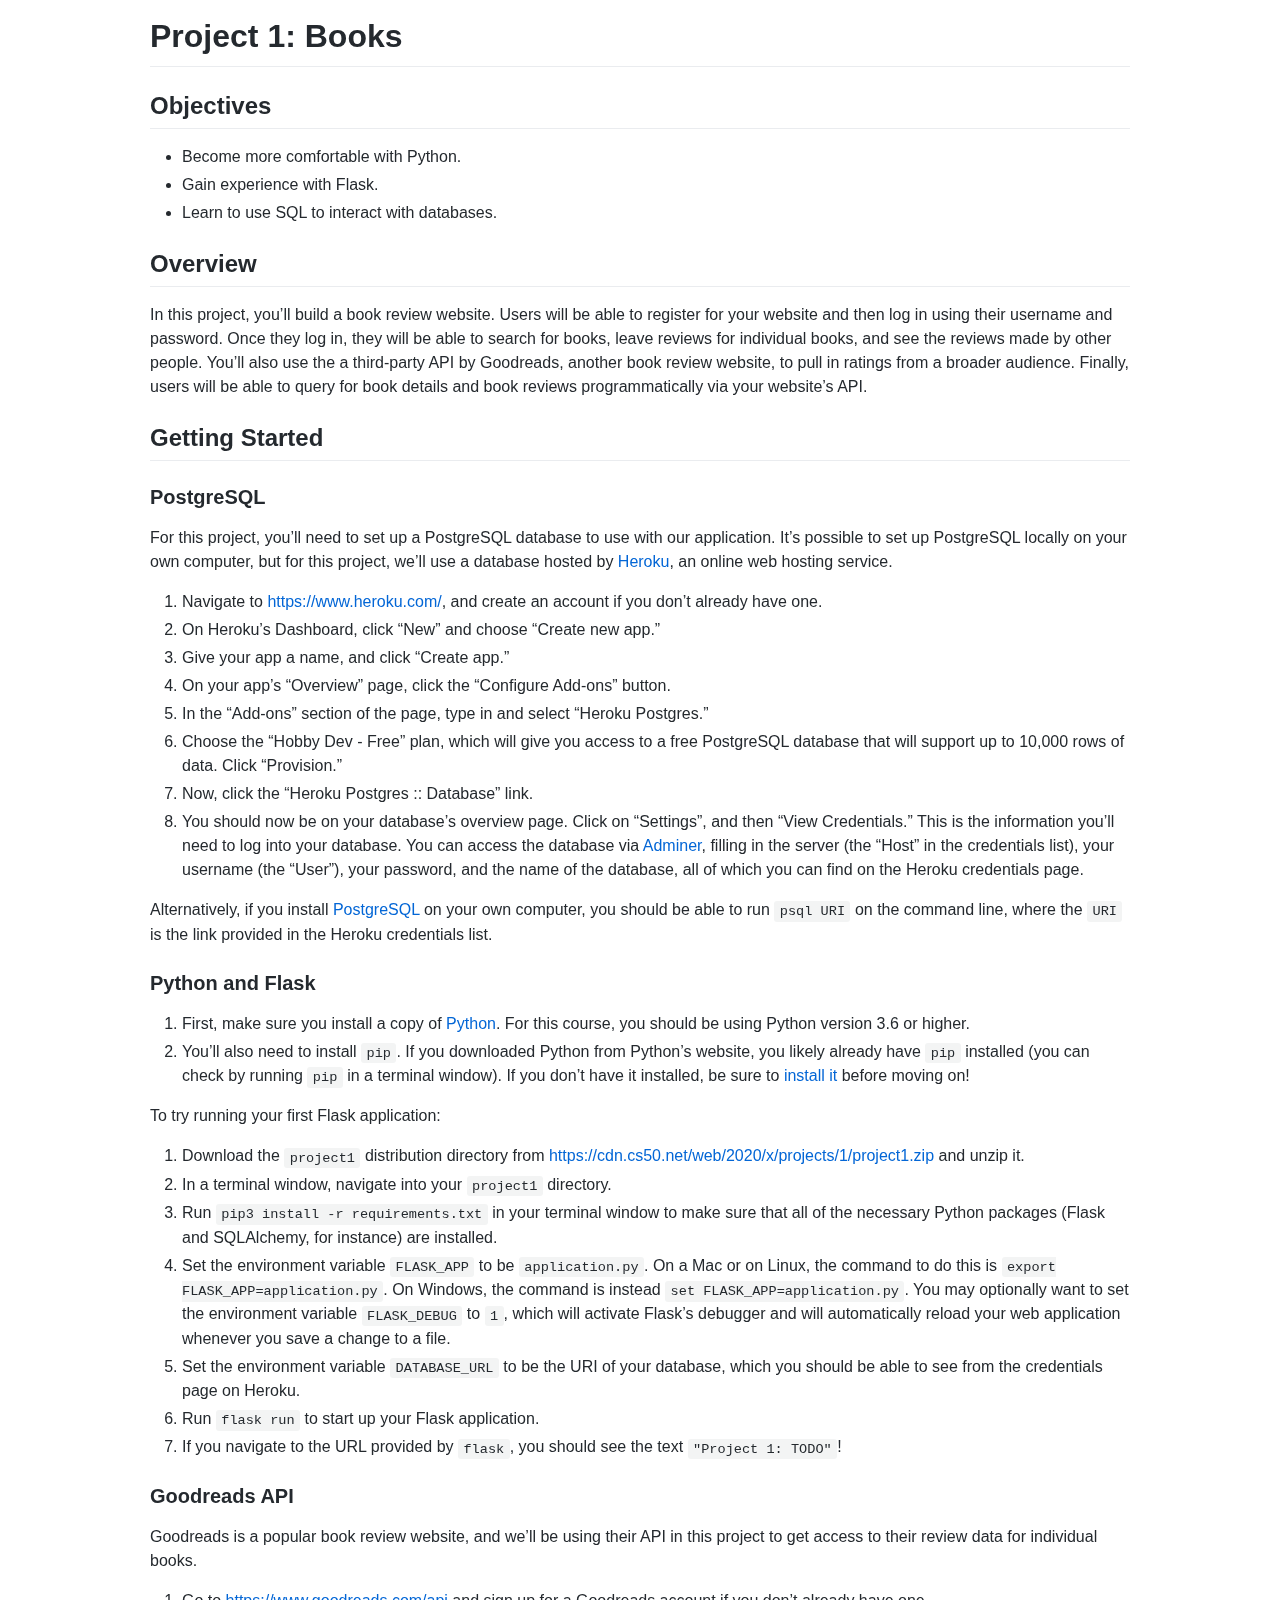
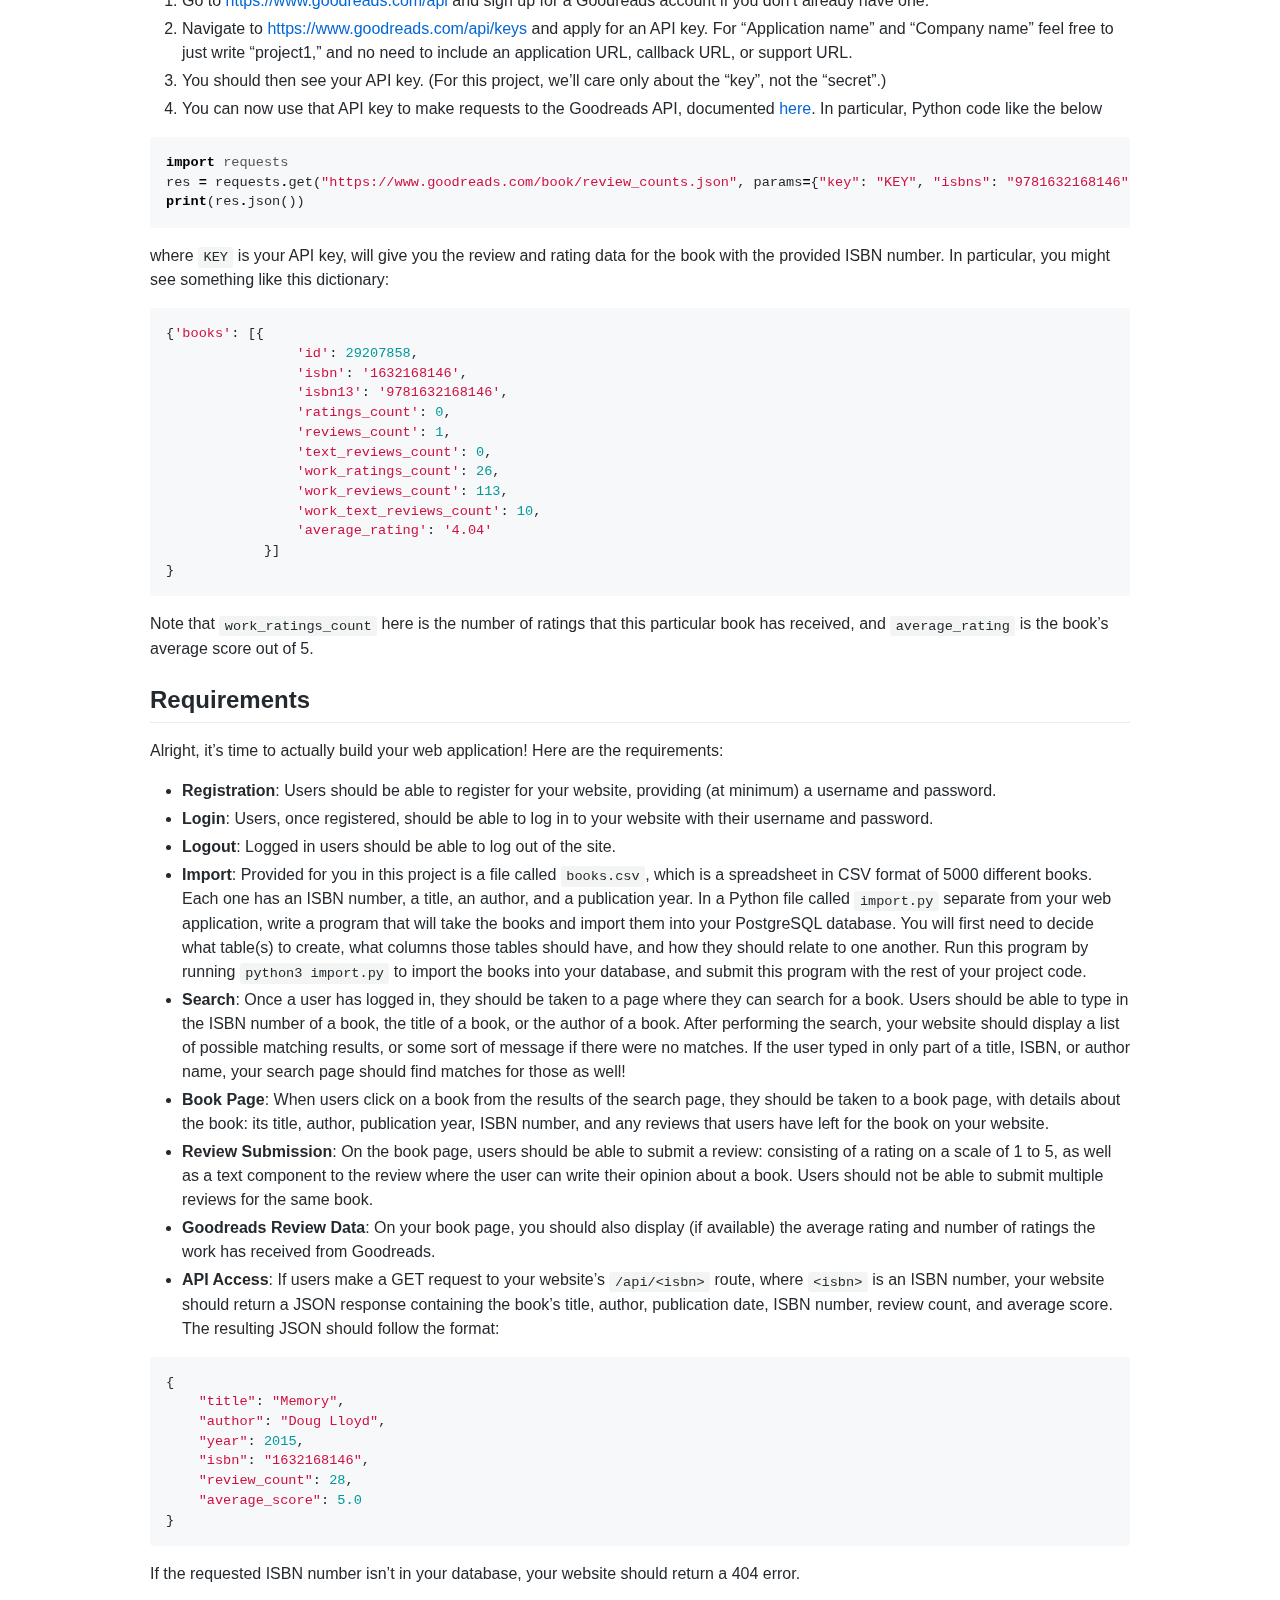
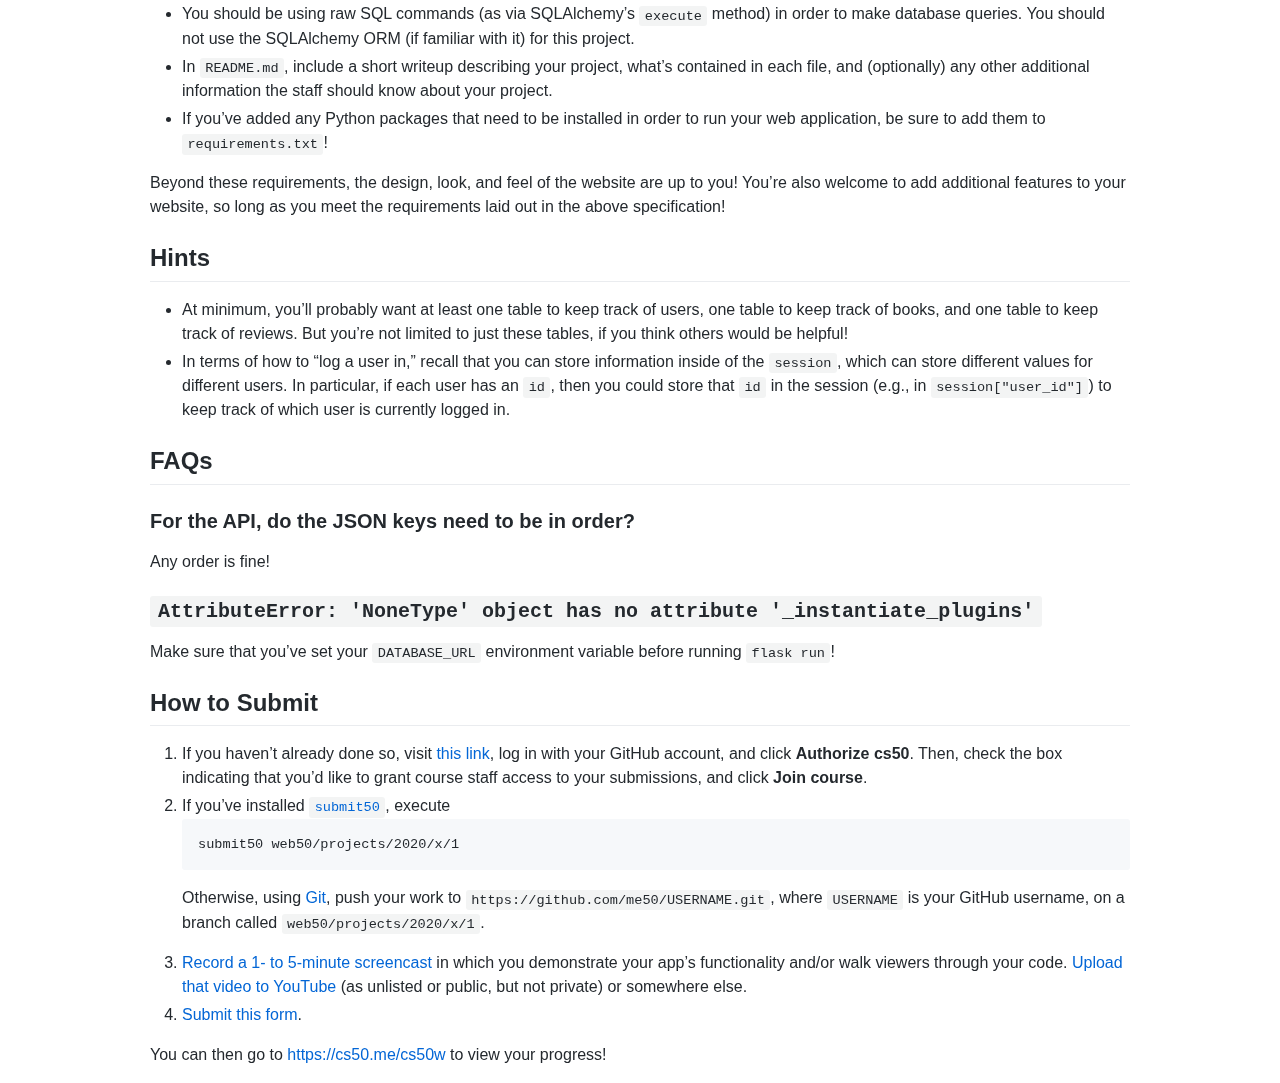
<file: Project 1  Books.html>
<!DOCTYPE html>
<html><head>
<meta http-equiv="content-type" content="text/html; charset=UTF-8">

        <meta charset="utf-8">
        <meta name="viewport" content="width=device-width, initial-scale=1.0">

        <meta property="og:title" content="Project 1: Books">

        <style>

            /* https://cdnjs.cloudflare.com/ajax/libs/Primer/10.6.1/build.css */
            /*!
 * Primer
 * https://primer.github.io
 *
 * Released under MIT license. Copyright (c) 2018 GitHub Inc.
 *//*!
 * Primer-core
 * https://primer.github.io
 *
 * Released under MIT license. Copyright (c) 2018 GitHub Inc.
 *//*! normalize.css v4.1.1 | MIT License | github.com/necolas/normalize.css */html{font-family:sans-serif;-ms-text-size-adjust:100%;-webkit-text-size-adjust:100%}body{margin:0}article,aside,details,figcaption,figure,footer,header,main,menu,nav,section{display:block}summary{display:list-item}audio,canvas,progress,video{display:inline-block}audio:not([controls]){display:none;height:0}progress{vertical-align:baseline}template,[hidden]{display:none}a{background-color:transparent}a:active,a:hover{outline-width:0}abbr[title]{border-bottom:none;text-decoration:underline;text-decoration:underline dotted}b,strong{font-weight:inherit}b,strong{font-weight:bolder}dfn{font-style:italic}h1{font-size:2em;margin:0.67em 0}mark{background-color:#ff0;color:#000}small{font-size:80%}sub,sup{font-size:75%;line-height:0;position:relative;vertical-align:baseline}sub{bottom:-0.25em}sup{top:-0.5em}img{border-style:none}svg:not(:root){overflow:hidden}code,kbd,pre,samp{font-family:monospace, monospace;font-size:1em}figure{margin:1em 40px}hr{box-sizing:content-box;height:0;overflow:visible}button,input,select,textarea{font:inherit;margin:0}optgroup{font-weight:bold}button,input{overflow:visible}button,select{text-transform:none}button,html [type="button"],[type="reset"],[type="submit"]{-webkit-appearance:button}button::-moz-focus-inner,[type="button"]::-moz-focus-inner,[type="reset"]::-moz-focus-inner,[type="submit"]::-moz-focus-inner{border-style:none;padding:0}button:-moz-focusring,[type="button"]:-moz-focusring,[type="reset"]:-moz-focusring,[type="submit"]:-moz-focusring{outline:1px dotted ButtonText}fieldset{border:1px solid #c0c0c0;margin:0 2px;padding:0.35em 0.625em 0.75em}legend{box-sizing:border-box;color:inherit;display:table;max-width:100%;padding:0;white-space:normal}textarea{overflow:auto}[type="checkbox"],[type="radio"]{box-sizing:border-box;padding:0}[type="number"]::-webkit-inner-spin-button,[type="number"]::-webkit-outer-spin-button{height:auto}[type="search"]{-webkit-appearance:textfield;outline-offset:-2px}[type="search"]::-webkit-search-cancel-button,[type="search"]::-webkit-search-decoration{-webkit-appearance:none}::-webkit-input-placeholder{color:inherit;opacity:0.54}::-webkit-file-upload-button{-webkit-appearance:button;font:inherit}*{box-sizing:border-box}input,select,textarea,button{font-family:inherit;font-size:inherit;line-height:inherit}body{font-family:-apple-system,BlinkMacSystemFont,"Segoe UI",Helvetica,Arial,sans-serif,"Apple Color Emoji","Segoe UI Emoji","Segoe UI Symbol";font-size:14px;line-height:1.5;color:#24292e;background-color:#fff}a{color:#0366d6;text-decoration:none}a:hover{text-decoration:underline}b,strong{font-weight:600}hr,.rule{height:0;margin:15px 0;overflow:hidden;background:transparent;border:0;border-bottom:1px solid #dfe2e5}hr::before,.rule::before{display:table;content:""}hr::after,.rule::after{display:table;clear:both;content:""}table{border-spacing:0;border-collapse:collapse}td,th{padding:0}button{cursor:pointer;border-radius:0}details summary{cursor:pointer}details:not([open])>*:not(summary){display:none !important}h1,h2,h3,h4,h5,h6{margin-top:0;margin-bottom:0}h1{font-size:32px;font-weight:600}h2{font-size:24px;font-weight:600}h3{font-size:20px;font-weight:600}h4{font-size:16px;font-weight:600}h5{font-size:14px;font-weight:600}h6{font-size:12px;font-weight:600}p{margin-top:0;margin-bottom:10px}small{font-size:90%}blockquote{margin:0}ul,ol{padding-left:0;margin-top:0;margin-bottom:0}ol ol,ul ol{list-style-type:lower-roman}ul ul ol,ul ol ol,ol ul ol,ol ol ol{list-style-type:lower-alpha}dd{margin-left:0}tt,code{font-family:"SFMono-Regular",Consolas,"Liberation Mono",Menlo,Courier,monospace;font-size:12px}pre{margin-top:0;margin-bottom:0;font-family:"SFMono-Regular",Consolas,"Liberation Mono",Menlo,Courier,monospace;font-size:12px}.octicon{vertical-align:text-bottom}.Box{background-color:#fff;border:1px solid #d1d5da;border-radius:3px}.Box--condensed{line-height:1.25}.Box--condensed .Box-header{padding:8px 16px}.Box--condensed .Box-body{padding:8px 16px}.Box--condensed .Box-footer{padding:8px 16px}.Box--condensed .Box-btn-octicon.btn-octicon{padding:8px 16px;margin:-8px -16px;line-height:1.25}.Box--condensed .Box-row{padding:8px 16px}.Box--spacious .Box-header{padding:24px;line-height:1.25}.Box--spacious .Box-title{font-size:20px}.Box--spacious .Box-body{padding:24px}.Box--spacious .Box-footer{padding:24px}.Box--spacious .Box-btn-octicon.btn-octicon{padding:24px;margin:-24px -24px}.Box--spacious .Box-row{padding:24px}.Box-header{padding:16px;margin:-1px -1px 0 -1px;background-color:#f6f8fa;border-color:#d1d5da;border-style:solid;border-width:1px;border-top-left-radius:3px;border-top-right-radius:3px}.Box-title{font-size:14px;font-weight:600}.Box-body{padding:16px;border-bottom:1px solid #e1e4e8}.Box-body:last-of-type{margin-bottom:-1px;border-bottom-right-radius:2px;border-bottom-left-radius:2px}.Box-row{padding:16px;margin-top:-1px;list-style-type:none;border-top:1px solid #e1e4e8}.Box-row:first-of-type{border-top-color:transparent;border-top-left-radius:2px;border-top-right-radius:2px}.Box-row:last-of-type{border-bottom-right-radius:2px;border-bottom-left-radius:2px}.Box-row.Box-row--unread,.Box-row.unread{box-shadow:2px 0 0 #0366d6 inset}.Box-row.navigation-focus .Box-row--drag-button{color:#0366d6;cursor:-webkit-grab;cursor:grab;opacity:100}.Box-row.navigation-focus.is-dragging .Box-row--drag-button{cursor:-webkit-grabbing;cursor:grabbing}.Box-row.navigation-focus.sortable-chosen{background-color:#fafbfc}.Box-row.navigation-focus.sortable-ghost{background-color:#f6f8fa}.Box-row.navigation-focus.sortable-ghost .Box-row--drag-hide{opacity:0}.Box-row--focus-gray.navigation-focus{background-color:#f6f8fa}.Box-row--focus-blue.navigation-focus{background-color:#f1f8ff}.Box-row--hover-gray:hover{background-color:#f6f8fa}.Box-row--hover-blue:hover{background-color:#f1f8ff}@media (min-width: 768px){.Box-row-link{color:#24292e;text-decoration:none}.Box-row-link:hover{color:#0366d6;text-decoration:none}}.Box-row--drag-button{opacity:0}.Box-footer{padding:16px;margin-top:-1px;border-top:1px solid #e1e4e8}.Box--scrollable{max-height:324px;overflow:scroll}.Box--blue{border-color:#c8e1ff}.Box--blue .Box-header{background-color:#f1f8ff;border-color:#c8e1ff}.Box--blue .Box-body{border-color:#c8e1ff}.Box--blue .Box-row{border-color:#c8e1ff}.Box--blue .Box-footer{border-color:#c8e1ff}.Box--danger{border-color:#d73a49}.Box--danger .Box-row:first-of-type{border-color:#d73a49}.Box--danger .Box-body:last-of-type{border-color:#d73a49}.Box-header--blue{background-color:#f1f8ff;border-color:#c8e1ff}.Box-row--yellow{background-color:#fffbdd}.Box-row--blue{background-color:#f1f8ff}.Box-row--gray{background-color:#f6f8fa}.Box-btn-octicon.btn-octicon{padding:16px 16px;margin:-16px -16px;line-height:1.5}.breadcrumb-item{display:inline-block;margin-left:-0.35em;white-space:nowrap;list-style:none}.breadcrumb-item::after{padding-right:.5em;padding-left:.5em;color:#e1e4e8;content:"/"}.breadcrumb-item:first-child{margin-left:0}.breadcrumb-item-selected::after{content:none}.btn{position:relative;display:inline-block;padding:6px 12px;font-size:14px;font-weight:600;line-height:20px;white-space:nowrap;vertical-align:middle;cursor:pointer;-webkit-user-select:none;-moz-user-select:none;-ms-user-select:none;user-select:none;background-repeat:repeat-x;background-position:-1px -1px;background-size:110% 110%;border:1px solid rgba(27,31,35,0.2);border-radius:0.25em;-webkit-appearance:none;-moz-appearance:none;appearance:none}.btn i{font-style:normal;font-weight:500;opacity:0.75}.btn .octicon{vertical-align:text-top}.btn .Counter{color:#586069;text-shadow:none;background-color:rgba(27,31,35,0.1)}.btn:hover{text-decoration:none;background-repeat:repeat-x}.btn:focus{outline:0}.btn:disabled,.btn.disabled{cursor:default;background-position:0 0}.btn:active,.btn.selected{background-image:none}.btn{color:#24292e;background-color:#eff3f6;background-image:linear-gradient(-180deg, #fafbfc 0%, #eff3f6 90%)}.btn:focus,.btn.focus{box-shadow:0 0 0 0.2em rgba(3,102,214,0.3)}.btn:hover,.btn.hover{background-color:#e6ebf1;background-image:linear-gradient(-180deg, #f0f3f6 0%, #e6ebf1 90%);background-position:-.5em;border-color:rgba(27,31,35,0.35)}.btn:active,.btn.selected,[open]>.btn{background-color:#e9ecef;background-image:none;border-color:rgba(27,31,35,0.35);box-shadow:inset 0 0.15em 0.3em rgba(27,31,35,0.15)}.btn:disabled,.btn.disabled{color:rgba(36,41,46,0.4);background-color:#eff3f6;background-image:none;border-color:rgba(27,31,35,0.2);box-shadow:none}.btn-primary{color:#fff;background-color:#28a745;background-image:linear-gradient(-180deg, #34d058 0%, #28a745 90%)}.btn-primary:focus,.btn-primary.focus{box-shadow:0 0 0 0.2em rgba(52,208,88,0.4)}.btn-primary:hover,.btn-primary.hover{background-color:#269f42;background-image:linear-gradient(-180deg, #2fcb53 0%, #269f42 90%);background-position:-.5em;border-color:rgba(27,31,35,0.5)}.btn-primary:active,.btn-primary.selected,[open]>.btn-primary{background-color:#279f43;background-image:none;border-color:rgba(27,31,35,0.5);box-shadow:inset 0 0.15em 0.3em rgba(27,31,35,0.15)}.btn-primary:disabled,.btn-primary.disabled{color:rgba(255,255,255,0.75);background-color:#94d3a2;background-image:none;border-color:rgba(27,31,35,0.2);box-shadow:none}.btn-primary .Counter{color:#29b249;background-color:#fff}.btn-purple{color:#fff;background-color:#643ab0;background-image:linear-gradient(-180deg, #7e55c7 0%, #643ab0 90%)}.btn-purple:focus,.btn-purple.focus{box-shadow:0 0 0 0.2em rgba(126,85,199,0.4)}.btn-purple:hover,.btn-purple.hover{background-color:#5f37a8;background-image:linear-gradient(-180deg, #784ec5 0%, #5f37a8 90%);background-position:-.5em;border-color:rgba(27,31,35,0.5)}.btn-purple:active,.btn-purple.selected,[open]>.btn-purple{background-color:#613ca4;background-image:none;border-color:rgba(27,31,35,0.5);box-shadow:inset 0 0.15em 0.3em rgba(27,31,35,0.15)}.btn-purple:disabled,.btn-purple.disabled{color:rgba(255,255,255,0.75);background-color:#b19cd7;background-image:none;border-color:rgba(27,31,35,0.2);box-shadow:none}.btn-purple .Counter{color:#683cb8;background-color:#fff}.btn-blue{color:#fff;background-color:#0361cc;background-image:linear-gradient(-180deg, #0679fc 0%, #0361cc 90%)}.btn-blue:focus,.btn-blue.focus{box-shadow:0 0 0 0.2em rgba(6,121,252,0.4)}.btn-blue:hover,.btn-blue.hover{background-color:#035cc2;background-image:linear-gradient(-180deg, #0374f4 0%, #035cc2 90%);background-position:-.5em;border-color:rgba(27,31,35,0.5)}.btn-blue:active,.btn-blue.selected,[open]>.btn-blue{background-color:#045cc1;background-image:none;border-color:rgba(27,31,35,0.5);box-shadow:inset 0 0.15em 0.3em rgba(27,31,35,0.15)}.btn-blue:disabled,.btn-blue.disabled{color:rgba(255,255,255,0.75);background-color:#81b0e5;background-image:none;border-color:rgba(27,31,35,0.2);box-shadow:none}.btn-blue .Counter{color:#0366d6;background-color:#fff}.btn-danger{color:#cb2431;background-color:#fafbfc;background-image:linear-gradient(-180deg, #fafbfc 0%, #eff3f6 90%)}.btn-danger:focus{box-shadow:0 0 0 0.2em rgba(203,36,49,0.4)}.btn-danger:hover{color:#fff;background-color:#cb2431;background-image:linear-gradient(-180deg, #de4450 0%, #cb2431 90%);border-color:rgba(27,31,35,0.5)}.btn-danger:hover .Counter{color:#fff}.btn-danger:active,.btn-danger.selected,[open]>.btn-danger{color:#fff;background-color:#b5202c;background-image:none;border-color:rgba(27,31,35,0.5);box-shadow:inset 0 0.15em 0.3em rgba(27,31,35,0.15)}.btn-danger:disabled,.btn-danger.disabled{color:rgba(203,36,49,0.4);background-color:#eff3f6;background-image:none;border-color:rgba(27,31,35,0.2);box-shadow:none}.btn-outline{color:#0366d6;background-color:#fff;background-image:none}.btn-outline .Counter{background-color:rgba(27,31,35,0.07)}.btn-outline:hover,.btn-outline:active,.btn-outline.selected,[open]>.btn-outline{color:#fff;background-color:#0366d6;background-image:none;border-color:#0366d6}.btn-outline:hover .Counter,.btn-outline:active .Counter,.btn-outline.selected .Counter,[open]>.btn-outline .Counter{color:#0366d6;background-color:#fff}.btn-outline:focus{border-color:#0366d6;box-shadow:0 0 0 0.2em rgba(3,102,214,0.4)}.btn-outline:disabled,.btn-outline.disabled{color:rgba(27,31,35,0.3);background-color:#fff;border-color:rgba(27,31,35,0.15);box-shadow:none}.btn-with-count{float:left;border-top-right-radius:0;border-bottom-right-radius:0}.btn-sm{padding:3px 10px;font-size:12px;line-height:20px}.btn-large{padding:.75em 1.25em;font-size:inherit;border-radius:6px}.hidden-text-expander{display:block}.hidden-text-expander.inline{position:relative;top:-1px;display:inline-block;margin-left:5px;line-height:0}.hidden-text-expander a,.ellipsis-expander{display:inline-block;height:12px;padding:0 5px 5px;font-size:12px;font-weight:600;line-height:6px;color:#444d56;text-decoration:none;vertical-align:middle;background:#dfe2e5;border:0;border-radius:1px}.hidden-text-expander a:hover,.ellipsis-expander:hover{text-decoration:none;background-color:#c6cbd1}.hidden-text-expander a:active,.ellipsis-expander:active{color:#fff;background-color:#2188ff}.social-count{float:left;padding:3px 10px;font-size:12px;font-weight:600;line-height:20px;color:#24292e;vertical-align:middle;background-color:#fff;border:1px solid rgba(27,31,35,0.2);border-left:0;border-top-right-radius:3px;border-bottom-right-radius:3px}.social-count:hover,.social-count:active{text-decoration:none}.social-count:hover{color:#0366d6;cursor:pointer}.btn-block{display:block;width:100%;text-align:center}.btn-link{display:inline-block;padding:0;font-size:inherit;color:#0366d6;text-decoration:none;white-space:nowrap;cursor:pointer;-webkit-user-select:none;-moz-user-select:none;-ms-user-select:none;user-select:none;background-color:transparent;border:0;-webkit-appearance:none;-moz-appearance:none;appearance:none}.btn-link:hover{text-decoration:underline}.btn-link:disabled,.btn-link:disabled:hover{color:rgba(88,96,105,0.5);cursor:default}.details-reset>summary{list-style:none}.details-reset>summary::before{display:none}.details-reset>summary::-webkit-details-marker{display:none}.BtnGroup{display:inline-block;vertical-align:middle}.BtnGroup::before{display:table;content:""}.BtnGroup::after{display:table;clear:both;content:""}.BtnGroup+.BtnGroup,.BtnGroup+.btn{margin-left:5px}.BtnGroup-item{position:relative;float:left;border-right-width:0;border-radius:0}.BtnGroup-item:first-child{border-top-left-radius:3px;border-bottom-left-radius:3px}.BtnGroup-item:last-child{border-right-width:1px;border-top-right-radius:3px;border-bottom-right-radius:3px}.BtnGroup-item.selected,.BtnGroup-item:focus,.BtnGroup-item:active,.BtnGroup-item:hover{border-right-width:1px}.BtnGroup-item.selected+.BtnGroup-item,.BtnGroup-item.selected+.BtnGroup-form .BtnGroup-item,.BtnGroup-item:focus+.BtnGroup-item,.BtnGroup-item:focus+.BtnGroup-form .BtnGroup-item,.BtnGroup-item:active+.BtnGroup-item,.BtnGroup-item:active+.BtnGroup-form .BtnGroup-item,.BtnGroup-item:hover+.BtnGroup-item,.BtnGroup-item:hover+.BtnGroup-form .BtnGroup-item{border-left-width:0}.BtnGroup-form{float:left}.BtnGroup-form:first-child .BtnGroup-item{border-top-left-radius:3px;border-bottom-left-radius:3px}.BtnGroup-form:last-child .BtnGroup-item{border-right-width:1px;border-top-right-radius:3px;border-bottom-right-radius:3px}.BtnGroup-form .BtnGroup-item{border-right-width:0;border-radius:0}.BtnGroup-form.selected .BtnGroup-item,.BtnGroup-form:focus .BtnGroup-item,.BtnGroup-form:active .BtnGroup-item,.BtnGroup-form:hover .BtnGroup-item{border-right-width:1px}.BtnGroup-form.selected+.BtnGroup-item,.BtnGroup-form.selected+.BtnGroup-form .BtnGroup-item,.BtnGroup-form:focus+.BtnGroup-item,.BtnGroup-form:focus+.BtnGroup-form .BtnGroup-item,.BtnGroup-form:active+.BtnGroup-item,.BtnGroup-form:active+.BtnGroup-form .BtnGroup-item,.BtnGroup-form:hover+.BtnGroup-item,.BtnGroup-form:hover+.BtnGroup-form .BtnGroup-item{border-left-width:0}.TableObject{display:table}.TableObject-item{display:table-cell;width:1%;white-space:nowrap;vertical-align:middle}.TableObject-item--primary{width:99%}fieldset{padding:0;margin:0;border:0}label{font-weight:600}.form-control,.form-select{min-height:34px;padding:6px 8px;font-size:16px;line-height:20px;color:#24292e;vertical-align:middle;background-color:#fff;background-repeat:no-repeat;background-position:right 8px center;border:1px solid #d1d5da;border-radius:3px;outline:none;box-shadow:inset 0 1px 2px rgba(27,31,35,0.075)}.form-control.focus,.form-control:focus,.form-select.focus,.form-select:focus{border-color:#2188ff;outline:none;box-shadow:inset 0 1px 2px rgba(27,31,35,0.075),0 0 0 0.2em rgba(3,102,214,0.3)}@media (min-width: 768px){.form-control,.form-select{font-size:14px}}.input-contrast{background-color:#fafbfc}.input-contrast:focus{background-color:#fff}:-ms-input-placeholder{color:#6a737d}::placeholder{color:#6a737d}.input-sm{min-height:28px;padding-top:3px;padding-bottom:3px;font-size:12px;line-height:20px}.input-lg{padding:4px 10px;font-size:16px}.input-block{display:block;width:100%}.input-monospace{font-family:"SFMono-Regular",Consolas,"Liberation Mono",Menlo,Courier,monospace}.input-hide-webkit-autofill::-webkit-contacts-auto-fill-button{position:absolute;right:0;display:none !important;pointer-events:none;visibility:hidden}.form-checkbox{padding-left:20px;margin:15px 0;vertical-align:middle}.form-checkbox label em.highlight{position:relative;left:-4px;padding:2px 4px;font-style:normal;background:#fffbdd;border-radius:3px}.form-checkbox input[type=checkbox],.form-checkbox input[type=radio]{float:left;margin:5px 0 0 -20px;vertical-align:middle}.form-checkbox .note{display:block;margin:0;font-size:12px;font-weight:400;color:#586069}.form-checkbox-details{display:none}.form-checkbox-details-trigger:checked ~ * .form-checkbox-details,.form-checkbox-details-trigger:checked ~ .form-checkbox-details{display:block}.hfields{margin:15px 0}.hfields::before{display:table;content:""}.hfields::after{display:table;clear:both;content:""}.hfields .form-group{float:left;margin:0 30px 0 0}.hfields .form-group dt label{display:inline-block;margin:5px 0 0;color:#586069}.hfields .form-group dt img{position:relative;top:-2px}.hfields .btn{float:left;margin:28px 25px 0 -20px}.hfields .form-select{margin-top:5px}input::-webkit-outer-spin-button,input::-webkit-inner-spin-button{margin:0;-webkit-appearance:none;appearance:none}.form-actions::before{display:table;content:""}.form-actions::after{display:table;clear:both;content:""}.form-actions .btn{float:right}.form-actions .btn+.btn{margin-right:5px}.form-warning{padding:8px 10px;margin:10px 0;font-size:14px;color:#735c0f;background:#fffbdd;border:1px solid #d9d0a5;border-radius:3px}.form-warning p{margin:0;line-height:1.5}.form-warning a{font-weight:600}.form-select{display:inline-block;max-width:100%;height:34px;padding-right:24px;padding-right:8px \9;background:#fff url("[data-uri]") no-repeat right 8px center;background-image:none \9;background-size:8px 10px;-webkit-appearance:none;-moz-appearance:none;appearance:none}.form-select::-ms-expand{opacity:0}.form-select[multiple]{height:auto}.select-sm{height:28px;min-height:28px;padding-top:3px;padding-bottom:3px;font-size:12px}.select-sm[multiple]{height:auto;min-height:0}.form-group{margin:15px 0}.form-group .form-control{width:440px;max-width:100%;margin-right:5px;background-color:#fafbfc}.form-group .form-control:focus{background-color:#fff}.form-group .form-control.shorter{width:130px}.form-group .form-control.short{width:250px}.form-group .form-control.long{width:100%}.form-group textarea.form-control{width:100%;height:200px;min-height:200px}.form-group textarea.form-control.short{height:50px;min-height:50px}.form-group dt{margin:0 0 6px}.form-group label{position:relative}.form-group.flattened dt{float:left;margin:0;line-height:32px}.form-group.flattened dd{line-height:32px}.form-group dd h4{margin:4px 0 0}.form-group dd h4.is-error{color:#cb2431}.form-group dd h4.is-success{color:#28a745}.form-group dd h4+.note{margin-top:0}.form-group.required dt label::after{padding-left:5px;color:#cb2431;content:"*"}.form-group .success,.form-group .error,.form-group .indicator{display:none;font-size:12px;font-weight:600}.form-group.loading{opacity:0.5}.form-group.loading .indicator{display:inline}.form-group.loading .spinner{display:inline-block;vertical-align:middle}.form-group.successful .success{display:inline;color:#28a745}.form-group.warn .warning,.form-group.warn .error,.form-group.errored .warning,.form-group.errored .error{position:absolute;z-index:10;display:block;max-width:450px;padding:5px 8px;margin:4px 0 0;font-size:13px;font-weight:400;border-style:solid;border-width:1px;border-radius:3px}.form-group.warn .warning::after,.form-group.warn .warning::before,.form-group.warn .error::after,.form-group.warn .error::before,.form-group.errored .warning::after,.form-group.errored .warning::before,.form-group.errored .error::after,.form-group.errored .error::before{position:absolute;bottom:100%;left:10px;z-index:15;width:0;height:0;pointer-events:none;content:" ";border:solid transparent}.form-group.warn .warning::after,.form-group.warn .error::after,.form-group.errored .warning::after,.form-group.errored .error::after{border-width:5px}.form-group.warn .warning::before,.form-group.warn .error::before,.form-group.errored .warning::before,.form-group.errored .error::before{margin-left:-1px;border-width:6px}.form-group.warn .warning{color:#735c0f;background-color:#fffbdd;border-color:#d9d0a5}.form-group.warn .warning::after{border-bottom-color:#fffbdd}.form-group.warn .warning::before{border-bottom-color:#d9d0a5}.form-group.errored label{color:#cb2431}.form-group.errored .error{color:#86181d;background-color:#ffdce0;border-color:#cea0a5}.form-group.errored .error::after{border-bottom-color:#ffdce0}.form-group.errored .error::before{border-bottom-color:#cea0a5}.note{min-height:17px;margin:4px 0 2px;font-size:12px;color:#586069}.note .spinner{margin-right:3px;vertical-align:middle}dl.form-group>dd .form-control.is-autocheck-loading,dl.form-group>dd .form-control.is-autocheck-successful,dl.form-group>dd .form-control.is-autocheck-errored{padding-right:30px}dl.form-group>dd .form-control.is-autocheck-loading{background-image:url("/images/spinners/octocat-spinner-16px.gif")}dl.form-group>dd .form-control.is-autocheck-successful{background-image:url("/images/modules/ajax/success.png")}dl.form-group>dd .form-control.is-autocheck-errored{background-image:url("/images/modules/ajax/error.png")}@media only screen and (-webkit-min-device-pixel-ratio: 2), only screen and (min--moz-device-pixel-ratio: 2), only screen and (-moz-min-device-pixel-ratio: 2), only screen and (min-device-pixel-ratio: 2), only screen and (min-resolution: 192dpi), only screen and (min-resolution: 2dppx){dl.form-group>dd .form-control.is-autocheck-loading,dl.form-group>dd .form-control.is-autocheck-successful,dl.form-group>dd .form-control.is-autocheck-errored{background-size:16px 16px}dl.form-group>dd .form-control.is-autocheck-loading{background-image:url("/images/spinners/octocat-spinner-32.gif")}dl.form-group>dd .form-control.is-autocheck-successful{background-image:url("/images/modules/ajax/success@2x.png")}dl.form-group>dd .form-control.is-autocheck-errored{background-image:url("/images/modules/ajax/error@2x.png")}}.status-indicator{display:inline-block;width:16px;height:16px;margin-left:5px}.status-indicator .octicon{display:none}.status-indicator-success::before{content:""}.status-indicator-success .octicon-check{display:inline-block;color:#28a745;fill:#28a745}.status-indicator-success .octicon-x{display:none}.status-indicator-failed::before{content:""}.status-indicator-failed .octicon-check{display:none}.status-indicator-failed .octicon-x{display:inline-block;color:#cb2431;fill:#d73a49}.status-indicator-loading{width:16px;background:url("/images/spinners/octocat-spinner-32-EAF2F5.gif") 0 0 no-repeat;background-size:16px}.inline-form{display:inline-block}.inline-form .btn-plain{background-color:transparent;border:0}.drag-and-drop{padding:7px 10px;margin:0;font-size:13px;line-height:16px;color:#586069;background-color:#fafbfc;border:1px solid #c3c8cf;border-top:0;border-bottom-right-radius:3px;border-bottom-left-radius:3px}.drag-and-drop .default,.drag-and-drop .loading,.drag-and-drop .error{display:none}.drag-and-drop .error{color:#cb2431}.drag-and-drop img{vertical-align:top}.is-default .drag-and-drop .default{display:inline-block}.is-uploading .drag-and-drop .loading{display:inline-block}.is-bad-file .drag-and-drop .bad-file{display:inline-block}.is-duplicate-filename .drag-and-drop .duplicate-filename{display:inline-block}.is-too-big .drag-and-drop .too-big{display:inline-block}.is-hidden-file .drag-and-drop .hidden-file{display:inline-block}.is-empty .drag-and-drop .empty{display:inline-block}.is-bad-permissions .drag-and-drop .bad-permissions{display:inline-block}.is-repository-required .drag-and-drop .repository-required{display:inline-block}.drag-and-drop-error-info{font-weight:400;color:#586069}.drag-and-drop-error-info a{color:#0366d6}.is-failed .drag-and-drop .failed-request{display:inline-block}.manual-file-chooser{position:absolute;width:240px;padding:5px;margin-left:-80px;cursor:pointer;opacity:0.0001}.manual-file-chooser:hover+.manual-file-chooser-text{text-decoration:underline}.btn .manual-file-chooser{top:0;padding:0;line-height:34px}.upload-enabled textarea{display:block;border-bottom:1px dashed #dfe2e5;border-bottom-right-radius:0;border-bottom-left-radius:0}.upload-enabled.focused{border-radius:3px;box-shadow:inset 0 1px 2px rgba(27,31,35,0.075),0 0 0 0.2em rgba(3,102,214,0.3)}.upload-enabled.focused .form-control{box-shadow:none}.upload-enabled.focused .drag-and-drop{border-color:#4a9eff}.dragover textarea,.dragover .drag-and-drop{box-shadow:#c9ff00 0 0 3px}.write-content{position:relative}.previewable-comment-form{position:relative}.previewable-comment-form .tabnav{position:relative;padding:8px 8px 0}.previewable-comment-form .comment{border:1px solid #c3c8cf}.previewable-comment-form .comment-form-error{margin-bottom:8px}.previewable-comment-form .write-content,.previewable-comment-form .preview-content{display:none;margin:0 8px 8px}.previewable-comment-form.write-selected .write-content,.previewable-comment-form.preview-selected .preview-content{display:block}.previewable-comment-form textarea{display:block;width:100%;min-height:100px;max-height:500px;padding:8px;resize:vertical}.form-action-spacious{margin-top:10px}div.composer{margin-top:0;border:0}.composer .comment-form-textarea{height:200px;min-height:200px}.composer .tabnav{margin:0 0 10px}h2.account{margin:15px 0 0;font-size:18px;font-weight:400;color:#586069}p.explain{position:relative;font-size:12px;color:#586069}p.explain strong{color:#24292e}p.explain .octicon{margin-right:5px;color:#959da5}p.explain .minibutton{top:-4px;float:right}.form-group label{position:static}.input-group{display:table}.input-group .form-control{position:relative;width:100%}.input-group .form-control:focus{z-index:2}.input-group .form-control+.btn{margin-left:0}.input-group.inline{display:inline-table}.input-group .form-control,.input-group-button{display:table-cell}.input-group-button{width:1%;vertical-align:middle}.input-group .form-control:first-child,.input-group-button:first-child .btn{border-top-right-radius:0;border-bottom-right-radius:0}.input-group-button:first-child .btn{margin-right:-1px}.input-group .form-control:last-child,.input-group-button:last-child .btn{border-top-left-radius:0;border-bottom-left-radius:0}.input-group-button:last-child .btn{margin-left:-1px}.container{width:980px;margin-right:auto;margin-left:auto}.container::before{display:table;content:""}.container::after{display:table;clear:both;content:""}.container-md{max-width:768px;margin-right:auto;margin-left:auto}.container-lg{max-width:1012px;margin-right:auto;margin-left:auto}.container-xl{max-width:1280px;margin-right:auto;margin-left:auto}.columns{margin-right:-10px;margin-left:-10px}.columns::before{display:table;content:""}.columns::after{display:table;clear:both;content:""}.column{float:left;padding-right:10px;padding-left:10px}.one-third{width:33.333333%}.two-thirds{width:66.666667%}.one-fourth{width:25%}.one-half{width:50%}.three-fourths{width:75%}.one-fifth{width:20%}.four-fifths{width:80%}.centered{display:block;float:none;margin-right:auto;margin-left:auto}.col-1{width:8.33333%}.col-2{width:16.66667%}.col-3{width:25%}.col-4{width:33.33333%}.col-5{width:41.66667%}.col-6{width:50%}.col-7{width:58.33333%}.col-8{width:66.66667%}.col-9{width:75%}.col-10{width:83.33333%}.col-11{width:91.66667%}.col-12{width:100%}@media (min-width: 544px){.col-sm-1{width:8.33333%}.col-sm-2{width:16.66667%}.col-sm-3{width:25%}.col-sm-4{width:33.33333%}.col-sm-5{width:41.66667%}.col-sm-6{width:50%}.col-sm-7{width:58.33333%}.col-sm-8{width:66.66667%}.col-sm-9{width:75%}.col-sm-10{width:83.33333%}.col-sm-11{width:91.66667%}.col-sm-12{width:100%}}@media (min-width: 768px){.col-md-1{width:8.33333%}.col-md-2{width:16.66667%}.col-md-3{width:25%}.col-md-4{width:33.33333%}.col-md-5{width:41.66667%}.col-md-6{width:50%}.col-md-7{width:58.33333%}.col-md-8{width:66.66667%}.col-md-9{width:75%}.col-md-10{width:83.33333%}.col-md-11{width:91.66667%}.col-md-12{width:100%}}@media (min-width: 1012px){.col-lg-1{width:8.33333%}.col-lg-2{width:16.66667%}.col-lg-3{width:25%}.col-lg-4{width:33.33333%}.col-lg-5{width:41.66667%}.col-lg-6{width:50%}.col-lg-7{width:58.33333%}.col-lg-8{width:66.66667%}.col-lg-9{width:75%}.col-lg-10{width:83.33333%}.col-lg-11{width:91.66667%}.col-lg-12{width:100%}}@media (min-width: 1280px){.col-xl-1{width:8.33333%}.col-xl-2{width:16.66667%}.col-xl-3{width:25%}.col-xl-4{width:33.33333%}.col-xl-5{width:41.66667%}.col-xl-6{width:50%}.col-xl-7{width:58.33333%}.col-xl-8{width:66.66667%}.col-xl-9{width:75%}.col-xl-10{width:83.33333%}.col-xl-11{width:91.66667%}.col-xl-12{width:100%}}.gutter{margin-right:-16px;margin-left:-16px}.gutter>[class*="col-"]{padding-right:16px !important;padding-left:16px !important}.gutter-condensed{margin-right:-8px;margin-left:-8px}.gutter-condensed>[class*="col-"]{padding-right:8px !important;padding-left:8px !important}.gutter-spacious{margin-right:-24px;margin-left:-24px}.gutter-spacious>[class*="col-"]{padding-right:24px !important;padding-left:24px !important}@media (min-width: 544px){.gutter-sm{margin-right:-16px;margin-left:-16px}.gutter-sm>[class*="col-"]{padding-right:16px !important;padding-left:16px !important}.gutter-sm-condensed{margin-right:-8px;margin-left:-8px}.gutter-sm-condensed>[class*="col-"]{padding-right:8px !important;padding-left:8px !important}.gutter-sm-spacious{margin-right:-24px;margin-left:-24px}.gutter-sm-spacious>[class*="col-"]{padding-right:24px !important;padding-left:24px !important}}@media (min-width: 768px){.gutter-md{margin-right:-16px;margin-left:-16px}.gutter-md>[class*="col-"]{padding-right:16px !important;padding-left:16px !important}.gutter-md-condensed{margin-right:-8px;margin-left:-8px}.gutter-md-condensed>[class*="col-"]{padding-right:8px !important;padding-left:8px !important}.gutter-md-spacious{margin-right:-24px;margin-left:-24px}.gutter-md-spacious>[class*="col-"]{padding-right:24px !important;padding-left:24px !important}}@media (min-width: 1012px){.gutter-lg{margin-right:-16px;margin-left:-16px}.gutter-lg>[class*="col-"]{padding-right:16px !important;padding-left:16px !important}.gutter-lg-condensed{margin-right:-8px;margin-left:-8px}.gutter-lg-condensed>[class*="col-"]{padding-right:8px !important;padding-left:8px !important}.gutter-lg-spacious{margin-right:-24px;margin-left:-24px}.gutter-lg-spacious>[class*="col-"]{padding-right:24px !important;padding-left:24px !important}}@media (min-width: 1280px){.gutter-xl{margin-right:-16px;margin-left:-16px}.gutter-xl>[class*="col-"]{padding-right:16px !important;padding-left:16px !important}.gutter-xl-condensed{margin-right:-8px;margin-left:-8px}.gutter-xl-condensed>[class*="col-"]{padding-right:8px !important;padding-left:8px !important}.gutter-xl-spacious{margin-right:-24px;margin-left:-24px}.gutter-xl-spacious>[class*="col-"]{padding-right:24px !important;padding-left:24px !important}}.offset-1{margin-left:8.33333%}.offset-2{margin-left:16.66667%}.offset-3{margin-left:25%}.offset-4{margin-left:33.33333%}.offset-5{margin-left:41.66667%}.offset-6{margin-left:50%}.offset-7{margin-left:58.33333%}.offset-8{margin-left:66.66667%}.offset-9{margin-left:75%}.offset-10{margin-left:83.33333%}.offset-11{margin-left:91.66667%}@media (min-width: 544px){.offset-sm-1{margin-left:8.33333%}.offset-sm-2{margin-left:16.66667%}.offset-sm-3{margin-left:25%}.offset-sm-4{margin-left:33.33333%}.offset-sm-5{margin-left:41.66667%}.offset-sm-6{margin-left:50%}.offset-sm-7{margin-left:58.33333%}.offset-sm-8{margin-left:66.66667%}.offset-sm-9{margin-left:75%}.offset-sm-10{margin-left:83.33333%}.offset-sm-11{margin-left:91.66667%}}@media (min-width: 768px){.offset-md-1{margin-left:8.33333%}.offset-md-2{margin-left:16.66667%}.offset-md-3{margin-left:25%}.offset-md-4{margin-left:33.33333%}.offset-md-5{margin-left:41.66667%}.offset-md-6{margin-left:50%}.offset-md-7{margin-left:58.33333%}.offset-md-8{margin-left:66.66667%}.offset-md-9{margin-left:75%}.offset-md-10{margin-left:83.33333%}.offset-md-11{margin-left:91.66667%}}@media (min-width: 1012px){.offset-lg-1{margin-left:8.33333%}.offset-lg-2{margin-left:16.66667%}.offset-lg-3{margin-left:25%}.offset-lg-4{margin-left:33.33333%}.offset-lg-5{margin-left:41.66667%}.offset-lg-6{margin-left:50%}.offset-lg-7{margin-left:58.33333%}.offset-lg-8{margin-left:66.66667%}.offset-lg-9{margin-left:75%}.offset-lg-10{margin-left:83.33333%}.offset-lg-11{margin-left:91.66667%}}@media (min-width: 1280px){.offset-xl-1{margin-left:8.33333%}.offset-xl-2{margin-left:16.66667%}.offset-xl-3{margin-left:25%}.offset-xl-4{margin-left:33.33333%}.offset-xl-5{margin-left:41.66667%}.offset-xl-6{margin-left:50%}.offset-xl-7{margin-left:58.33333%}.offset-xl-8{margin-left:66.66667%}.offset-xl-9{margin-left:75%}.offset-xl-10{margin-left:83.33333%}.offset-xl-11{margin-left:91.66667%}}.menu{margin-bottom:15px;list-style:none;background-color:#fff;border:1px solid #d1d5da;border-radius:3px}.menu-item{position:relative;display:block;padding:8px 10px;border-bottom:1px solid #e1e4e8}.menu-item:first-child{border-top:0;border-top-left-radius:2px;border-top-right-radius:2px}.menu-item:first-child::before{border-top-left-radius:2px}.menu-item:last-child{border-bottom:0;border-bottom-right-radius:2px;border-bottom-left-radius:2px}.menu-item:last-child::before{border-bottom-left-radius:2px}.menu-item:hover{text-decoration:none;background-color:#f6f8fa}.menu-item.selected{font-weight:600;color:#24292e;cursor:default;background-color:#fff}.menu-item.selected::before{position:absolute;top:0;bottom:0;left:0;width:2px;content:"";background-color:#e36209}.menu-item .octicon{width:16px;margin-right:5px;color:#24292e;text-align:center}.menu-item .Counter{float:right;margin-left:5px}.menu-item .menu-warning{float:right;color:#86181d}.menu-item .avatar{float:left;margin-right:5px}.menu-item.alert .Counter{color:#cb2431}.menu-heading{display:block;padding:8px 10px;margin-top:0;margin-bottom:0;font-size:13px;font-weight:600;line-height:20px;color:#586069;background-color:#f3f5f8;border-bottom:1px solid #e1e4e8}.menu-heading:hover{text-decoration:none}.menu-heading:first-child{border-top-left-radius:2px;border-top-right-radius:2px}.menu-heading:last-child{border-bottom:0;border-bottom-right-radius:2px;border-bottom-left-radius:2px}.tabnav{margin-top:0;margin-bottom:15px;border-bottom:1px solid #d1d5da}.tabnav .Counter{margin-left:5px}.tabnav-tabs{margin-bottom:-1px}.tabnav-tab{display:inline-block;padding:8px 12px;font-size:14px;line-height:20px;color:#586069;text-decoration:none;background-color:transparent;border:1px solid transparent;border-bottom:0}.tabnav-tab.selected{color:#24292e;background-color:#fff;border-color:#d1d5da;border-radius:3px 3px 0 0}.tabnav-tab:hover,.tabnav-tab:focus{color:#24292e;text-decoration:none}.tabnav-extra{display:inline-block;padding-top:10px;margin-left:10px;font-size:12px;color:#586069}.tabnav-extra>.octicon{margin-right:2px}a.tabnav-extra:hover{color:#0366d6;text-decoration:none}.tabnav-btn{margin-left:10px}.filter-list{list-style-type:none}.filter-list.small .filter-item{padding:4px 10px;margin:0 0 2px;font-size:12px}.filter-list.pjax-active .filter-item{color:#586069;background-color:transparent}.filter-list.pjax-active .filter-item.pjax-active{color:#fff;background-color:#0366d6}.filter-item{position:relative;display:block;padding:8px 10px;margin-bottom:5px;overflow:hidden;font-size:14px;color:#586069;text-decoration:none;text-overflow:ellipsis;white-space:nowrap;cursor:pointer;border-radius:3px}.filter-item:hover{text-decoration:none;background-color:#eaecef}.filter-item.selected{color:#fff;background-color:#0366d6}.filter-item .count{float:right;font-weight:600}.filter-item .bar{position:absolute;top:2px;right:0;bottom:2px;z-index:-1;display:inline-block;background-color:#eff3f6}.subnav{margin-bottom:20px}.subnav::before{display:table;content:""}.subnav::after{display:table;clear:both;content:""}.subnav-bordered{padding-bottom:20px;border-bottom:1px solid #eaecef}.subnav-flush{margin-bottom:0}.subnav-item{position:relative;float:left;padding:6px 14px;font-weight:600;line-height:20px;color:#586069;border:1px solid #e1e4e8}.subnav-item+.subnav-item{margin-left:-1px}.subnav-item:hover,.subnav-item:focus{text-decoration:none;background-color:#f6f8fa}.subnav-item.selected,.subnav-item.selected:hover,.subnav-item.selected:focus{z-index:2;color:#fff;background-color:#0366d6;border-color:#0366d6}.subnav-item:first-child{border-top-left-radius:3px;border-bottom-left-radius:3px}.subnav-item:last-child{border-top-right-radius:3px;border-bottom-right-radius:3px}.subnav-search{position:relative;margin-left:10px}.subnav-search-input{width:320px;padding-left:30px;color:#586069}.subnav-search-input-wide{width:500px}.subnav-search-icon{position:absolute;top:9px;left:8px;display:block;color:#c6cbd1;text-align:center;pointer-events:none}.subnav-search-context .btn{color:#444d56;border-top-right-radius:0;border-bottom-right-radius:0}.subnav-search-context .btn:hover,.subnav-search-context .btn:focus,.subnav-search-context .btn:active,.subnav-search-context .btn.selected{z-index:2}.subnav-search-context+.subnav-search{margin-left:-1px}.subnav-search-context+.subnav-search .subnav-search-input{border-top-left-radius:0;border-bottom-left-radius:0}.subnav-search-context .select-menu-modal-holder{z-index:30}.subnav-search-context .select-menu-modal{width:220px}.subnav-search-context .select-menu-item-icon{color:inherit}.subnav-spacer-right{padding-right:10px}.UnderlineNav{display:flex;justify-content:space-between;border-bottom:1px solid #e1e4e8}.UnderlineNav-body{display:flex;margin-bottom:-1px}.UnderlineNav-item{padding:16px 8px;margin-right:16px;font-size:14px;line-height:1.5;color:#586069;text-align:center;border-bottom:2px solid transparent}.UnderlineNav-item:hover,.UnderlineNav-item:focus{color:#24292e;text-decoration:none;border-bottom-color:#d1d5da;transition:0.2s ease}.UnderlineNav-item:hover .UnderlineNav-octicon,.UnderlineNav-item:focus .UnderlineNav-octicon{color:#6a737d}.UnderlineNav-item.selected{font-weight:600;color:#24292e;border-bottom-color:#e36209}.UnderlineNav-item.selected .UnderlineNav-octicon{color:#6a737d}.UnderlineNav--right{justify-content:flex-end}.UnderlineNav--right .UnderlineNav-item{margin-right:0;margin-left:16px}.UnderlineNav--right .UnderlineNav-actions{flex:1 1 auto}.UnderlineNav-actions{-ms-grid-row-align:center;align-self:center}.UnderlineNav--full{display:block}.UnderlineNav-octicon{color:#959da5}.UnderlineNav-container{display:flex;justify-content:space-between}.pagination::before{display:table;content:""}.pagination::after{display:table;clear:both;content:""}.pagination a,.pagination span,.pagination em{position:relative;float:left;padding:7px 12px;margin-left:-1px;font-size:13px;font-style:normal;font-weight:600;color:#0366d6;white-space:nowrap;vertical-align:middle;cursor:pointer;-webkit-user-select:none;-moz-user-select:none;-ms-user-select:none;user-select:none;background:#fff;border:1px solid #e1e4e8}.pagination a:first-child,.pagination span:first-child,.pagination em:first-child{margin-left:0;border-top-left-radius:3px;border-bottom-left-radius:3px}.pagination a:last-child,.pagination span:last-child,.pagination em:last-child{border-top-right-radius:3px;border-bottom-right-radius:3px}.pagination a:hover,.pagination a:focus,.pagination span:hover,.pagination span:focus,.pagination em:hover,.pagination em:focus{z-index:2;text-decoration:none;background-color:#eff3f6;border-color:#e1e4e8}.pagination .selected{z-index:3}.pagination .current,.pagination .current:hover{z-index:3;color:#fff;background-color:#0366d6;border-color:#0366d6}.pagination .gap,.pagination .disabled,.pagination .gap:hover,.pagination .disabled:hover{color:#d1d5da;cursor:default;background-color:#fafbfc}.paginate-container{margin-top:20px;margin-bottom:15px;text-align:center}.paginate-container .pagination{display:inline-block}.tooltipped{position:relative}.tooltipped::after{position:absolute;z-index:1000000;display:none;padding:.5em .75em;font:normal normal 11px/1.5 -apple-system,BlinkMacSystemFont,"Segoe UI",Helvetica,Arial,sans-serif,"Apple Color Emoji","Segoe UI Emoji","Segoe UI Symbol";-webkit-font-smoothing:subpixel-antialiased;color:#fff;text-align:center;text-decoration:none;text-shadow:none;text-transform:none;letter-spacing:normal;word-wrap:break-word;white-space:pre;pointer-events:none;content:attr(aria-label);background:#1b1f23;border-radius:3px;opacity:0}.tooltipped::before{position:absolute;z-index:1000001;display:none;width:0;height:0;color:#1b1f23;pointer-events:none;content:"";border:6px solid transparent;opacity:0}@keyframes tooltip-appear{from{opacity:0}to{opacity:1}}.tooltipped:hover::before,.tooltipped:hover::after,.tooltipped:active::before,.tooltipped:active::after,.tooltipped:focus::before,.tooltipped:focus::after{display:inline-block;text-decoration:none;animation-name:tooltip-appear;animation-duration:.1s;animation-fill-mode:forwards;animation-timing-function:ease-in;animation-delay:.4s}.tooltipped-no-delay:hover::before,.tooltipped-no-delay:hover::after,.tooltipped-no-delay:active::before,.tooltipped-no-delay:active::after,.tooltipped-no-delay:focus::before,.tooltipped-no-delay:focus::after{animation-delay:0s}.tooltipped-multiline:hover::after,.tooltipped-multiline:active::after,.tooltipped-multiline:focus::after{display:table-cell}.tooltipped-s::after,.tooltipped-se::after,.tooltipped-sw::after{top:100%;right:50%;margin-top:6px}.tooltipped-s::before,.tooltipped-se::before,.tooltipped-sw::before{top:auto;right:50%;bottom:-7px;margin-right:-6px;border-bottom-color:#1b1f23}.tooltipped-se::after{right:auto;left:50%;margin-left:-16px}.tooltipped-sw::after{margin-right:-16px}.tooltipped-n::after,.tooltipped-ne::after,.tooltipped-nw::after{right:50%;bottom:100%;margin-bottom:6px}.tooltipped-n::before,.tooltipped-ne::before,.tooltipped-nw::before{top:-7px;right:50%;bottom:auto;margin-right:-6px;border-top-color:#1b1f23}.tooltipped-ne::after{right:auto;left:50%;margin-left:-16px}.tooltipped-nw::after{margin-right:-16px}.tooltipped-s::after,.tooltipped-n::after{transform:translateX(50%)}.tooltipped-w::after{right:100%;bottom:50%;margin-right:6px;transform:translateY(50%)}.tooltipped-w::before{top:50%;bottom:50%;left:-7px;margin-top:-6px;border-left-color:#1b1f23}.tooltipped-e::after{bottom:50%;left:100%;margin-left:6px;transform:translateY(50%)}.tooltipped-e::before{top:50%;right:-7px;bottom:50%;margin-top:-6px;border-right-color:#1b1f23}.tooltipped-align-right-1::after,.tooltipped-align-right-2::after{right:0;margin-right:0}.tooltipped-align-right-1::before{right:10px}.tooltipped-align-right-2::before{right:15px}.tooltipped-align-left-1::after,.tooltipped-align-left-2::after{left:0;margin-left:0}.tooltipped-align-left-1::before{left:5px}.tooltipped-align-left-2::before{left:10px}.tooltipped-multiline::after{width:-webkit-max-content;width:-moz-max-content;width:max-content;max-width:250px;word-wrap:break-word;white-space:pre-line;border-collapse:separate}.tooltipped-multiline.tooltipped-s::after,.tooltipped-multiline.tooltipped-n::after{right:auto;left:50%;transform:translateX(-50%)}.tooltipped-multiline.tooltipped-w::after,.tooltipped-multiline.tooltipped-e::after{right:100%}@media screen and (min-width: 0\0){.tooltipped-multiline::after{width:250px}}.tooltipped-sticky::before,.tooltipped-sticky::after{display:inline-block}.tooltipped-sticky.tooltipped-multiline::after{display:table-cell}.css-truncate.css-truncate-target,.css-truncate .css-truncate-target{display:inline-block;max-width:125px;overflow:hidden;text-overflow:ellipsis;white-space:nowrap;vertical-align:top}.css-truncate.expandable.zeroclipboard-is-hover .css-truncate-target,.css-truncate.expandable.zeroclipboard-is-hover.css-truncate-target,.css-truncate.expandable:hover .css-truncate-target,.css-truncate.expandable:hover.css-truncate-target{max-width:10000px !important}.anim-fade-in{animation-name:fade-in;animation-duration:1s;animation-timing-function:ease-in-out}.anim-fade-in.fast{animation-duration:300ms}@keyframes fade-in{0%{opacity:0}100%{opacity:1}}.anim-fade-out{animation-name:fade-out;animation-duration:1s;animation-timing-function:ease-out}.anim-fade-out.fast{animation-duration:0.3s}@keyframes fade-out{0%{opacity:1}100%{opacity:0}}.anim-fade-up{opacity:0;animation-name:fade-up;animation-duration:0.3s;animation-fill-mode:forwards;animation-timing-function:ease-out;animation-delay:1s}@keyframes fade-up{0%{opacity:0.8;transform:translateY(100%)}100%{opacity:1;transform:translateY(0)}}.anim-fade-down{animation-name:fade-down;animation-duration:0.3s;animation-fill-mode:forwards;animation-timing-function:ease-in}@keyframes fade-down{0%{opacity:1;transform:translateY(0)}100%{opacity:0.5;transform:translateY(100%)}}.anim-grow-x{width:0%;animation-name:grow-x;animation-duration:0.3s;animation-fill-mode:forwards;animation-timing-function:ease;animation-delay:0.5s}@keyframes grow-x{to{width:100%}}.anim-shrink-x{animation-name:shrink-x;animation-duration:0.3s;animation-fill-mode:forwards;animation-timing-function:ease-in-out;animation-delay:0.5s}@keyframes shrink-x{to{width:0%}}.anim-scale-in{animation-name:scale-in;animation-duration:0.15s;animation-timing-function:cubic-bezier(0.2, 0, 0.13, 1.5)}@keyframes scale-in{0%{opacity:0;transform:scale(0.5)}100%{opacity:1;transform:scale(1)}}.anim-pulse{animation-name:pulse;animation-duration:2s;animation-timing-function:linear;animation-iteration-count:infinite}@keyframes pulse{0%{opacity:0.3}10%{opacity:1}100%{opacity:0.3}}.anim-pulse-in{animation-name:pulse-in;animation-duration:0.5s}@keyframes pulse-in{0%{transform:scale3d(1, 1, 1)}50%{transform:scale3d(1.1, 1.1, 1.1)}100%{transform:scale3d(1, 1, 1)}}.hover-grow{transition:transform 0.3s;-webkit-backface-visibility:hidden;backface-visibility:hidden}.hover-grow:hover{transform:scale(1.025)}.border{border:1px #e1e4e8 solid !important}.border-top{border-top:1px #e1e4e8 solid !important}.border-right{border-right:1px #e1e4e8 solid !important}.border-bottom{border-bottom:1px #e1e4e8 solid !important}.border-left{border-left:1px #e1e4e8 solid !important}.border-y{border-top:1px #e1e4e8 solid !important;border-bottom:1px #e1e4e8 solid !important}.border-dashed{border-style:dashed !important}.border-blue{border-color:#0366d6 !important}.border-blue-light{border-color:#c8e1ff !important}.border-green{border-color:#34d058 !important}.border-green-light{border-color:#a2cbac !important}.border-red{border-color:#d73a49 !important}.border-red-light{border-color:#cea0a5 !important}.border-purple{border-color:#6f42c1 !important}.border-yellow{border-color:#d9d0a5 !important}.border-gray-light{border-color:#eaecef !important}.border-gray-dark{border-color:#d1d5da !important}.border-black-fade{border-color:rgba(27,31,35,0.15) !important}.border-0{border:0 !important}.border-top-0{border-top:0 !important}.border-right-0{border-right:0 !important}.border-bottom-0{border-bottom:0 !important}.border-left-0{border-left:0 !important}.rounded-0{border-radius:0 !important}.rounded-1{border-radius:3px !important}.rounded-2{border-radius:6px !important}.circle{border-radius:50% !important}.box-shadow{box-shadow:0 1px 1px rgba(27,31,35,0.1) !important}.box-shadow-medium{box-shadow:0 1px 5px rgba(27,31,35,0.15) !important}.box-shadow-large{box-shadow:0 1px 15px rgba(27,31,35,0.15) !important}.box-shadow-extra-large{box-shadow:0 10px 50px rgba(27,31,35,0.07) !important}.box-shadow-none{box-shadow:none !important}.bg-white{background-color:#fff !important}.bg-blue{background-color:#0366d6 !important}.bg-blue-light{background-color:#f1f8ff !important}.bg-gray-dark{background-color:#24292e !important}.bg-gray{background-color:#f6f8fa !important}.bg-gray-light{background-color:#fafbfc !important}.bg-green{background-color:#28a745 !important}.bg-green-light{background-color:#dcffe4 !important}.bg-red{background-color:#d73a49 !important}.bg-red-light{background-color:#ffdce0 !important}.bg-yellow{background-color:#ffd33d !important}.bg-yellow-light{background-color:#fff5b1 !important}.bg-purple{background-color:#6f42c1 !important}.bg-purple-light{background-color:#f5f0ff !important}.bg-shade-gradient{background-image:linear-gradient(180deg, rgba(27,31,35,0.065), rgba(27,31,35,0)) !important;background-repeat:no-repeat !important;background-size:100% 200px !important}.text-blue{color:#0366d6 !important}.text-red{color:#cb2431 !important}.text-gray-light{color:#6a737d !important}.text-gray{color:#586069 !important}.text-gray-dark{color:#24292e !important}.text-green{color:#28a745 !important}.text-orange{color:#a04100 !important}.text-orange-light{color:#e36209 !important}.text-purple{color:#6f42c1 !important}.text-white{color:#fff !important}.text-inherit{color:inherit !important}.text-pending{color:#b08800 !important}.bg-pending{color:#dbab09 !important}.link-gray{color:#586069 !important}.link-gray:hover{color:#0366d6 !important}.link-gray-dark{color:#24292e !important}.link-gray-dark:hover{color:#0366d6 !important}.link-hover-blue:hover{color:#0366d6 !important}.muted-link{color:#586069 !important}.muted-link:hover{color:#0366d6 !important;text-decoration:none}.details-overlay[open]>summary::before{position:fixed;top:0;right:0;bottom:0;left:0;z-index:80;display:block;cursor:default;content:" ";background:transparent}.details-overlay-dark[open]>summary::before{z-index:99;background:rgba(27,31,35,0.5)}.flex-row{flex-direction:row !important}.flex-row-reverse{flex-direction:row-reverse !important}.flex-column{flex-direction:column !important}.flex-wrap{flex-wrap:wrap !important}.flex-nowrap{flex-wrap:nowrap !important}.flex-justify-start{justify-content:flex-start !important}.flex-justify-end{justify-content:flex-end !important}.flex-justify-center{justify-content:center !important}.flex-justify-between{justify-content:space-between !important}.flex-justify-around{justify-content:space-around !important}.flex-items-start{align-items:flex-start !important}.flex-items-end{align-items:flex-end !important}.flex-items-center{align-items:center !important}.flex-items-baseline{align-items:baseline !important}.flex-items-stretch{align-items:stretch !important}.flex-content-start{align-content:flex-start !important}.flex-content-end{align-content:flex-end !important}.flex-content-center{align-content:center !important}.flex-content-between{align-content:space-between !important}.flex-content-around{align-content:space-around !important}.flex-content-stretch{align-content:stretch !important}.flex-auto{flex:1 1 auto !important}.flex-shrink-0{flex-shrink:0 !important}.flex-self-auto{-ms-grid-row-align:auto !important;align-self:auto !important}.flex-self-start{align-self:flex-start !important}.flex-self-end{align-self:flex-end !important}.flex-self-center{-ms-grid-row-align:center !important;align-self:center !important}.flex-self-baseline{align-self:baseline !important}.flex-self-stretch{-ms-grid-row-align:stretch !important;align-self:stretch !important}.flex-item-equal{flex-grow:1;flex-basis:0}@media (min-width: 544px){.flex-sm-row{flex-direction:row !important}.flex-sm-row-reverse{flex-direction:row-reverse !important}.flex-sm-column{flex-direction:column !important}.flex-sm-wrap{flex-wrap:wrap !important}.flex-sm-nowrap{flex-wrap:nowrap !important}.flex-sm-justify-start{justify-content:flex-start !important}.flex-sm-justify-end{justify-content:flex-end !important}.flex-sm-justify-center{justify-content:center !important}.flex-sm-justify-between{justify-content:space-between !important}.flex-sm-justify-around{justify-content:space-around !important}.flex-sm-items-start{align-items:flex-start !important}.flex-sm-items-end{align-items:flex-end !important}.flex-sm-items-center{align-items:center !important}.flex-sm-items-baseline{align-items:baseline !important}.flex-sm-items-stretch{align-items:stretch !important}.flex-sm-content-start{align-content:flex-start !important}.flex-sm-content-end{align-content:flex-end !important}.flex-sm-content-center{align-content:center !important}.flex-sm-content-between{align-content:space-between !important}.flex-sm-content-around{align-content:space-around !important}.flex-sm-content-stretch{align-content:stretch !important}.flex-sm-auto{flex:1 1 auto !important}.flex-sm-shrink-0{flex-shrink:0 !important}.flex-sm-self-auto{-ms-grid-row-align:auto !important;align-self:auto !important}.flex-sm-self-start{align-self:flex-start !important}.flex-sm-self-end{align-self:flex-end !important}.flex-sm-self-center{-ms-grid-row-align:center !important;align-self:center !important}.flex-sm-self-baseline{align-self:baseline !important}.flex-sm-self-stretch{-ms-grid-row-align:stretch !important;align-self:stretch !important}.flex-sm-item-equal{flex-grow:1;flex-basis:0}}@media (min-width: 768px){.flex-md-row{flex-direction:row !important}.flex-md-row-reverse{flex-direction:row-reverse !important}.flex-md-column{flex-direction:column !important}.flex-md-wrap{flex-wrap:wrap !important}.flex-md-nowrap{flex-wrap:nowrap !important}.flex-md-justify-start{justify-content:flex-start !important}.flex-md-justify-end{justify-content:flex-end !important}.flex-md-justify-center{justify-content:center !important}.flex-md-justify-between{justify-content:space-between !important}.flex-md-justify-around{justify-content:space-around !important}.flex-md-items-start{align-items:flex-start !important}.flex-md-items-end{align-items:flex-end !important}.flex-md-items-center{align-items:center !important}.flex-md-items-baseline{align-items:baseline !important}.flex-md-items-stretch{align-items:stretch !important}.flex-md-content-start{align-content:flex-start !important}.flex-md-content-end{align-content:flex-end !important}.flex-md-content-center{align-content:center !important}.flex-md-content-between{align-content:space-between !important}.flex-md-content-around{align-content:space-around !important}.flex-md-content-stretch{align-content:stretch !important}.flex-md-auto{flex:1 1 auto !important}.flex-md-shrink-0{flex-shrink:0 !important}.flex-md-self-auto{-ms-grid-row-align:auto !important;align-self:auto !important}.flex-md-self-start{align-self:flex-start !important}.flex-md-self-end{align-self:flex-end !important}.flex-md-self-center{-ms-grid-row-align:center !important;align-self:center !important}.flex-md-self-baseline{align-self:baseline !important}.flex-md-self-stretch{-ms-grid-row-align:stretch !important;align-self:stretch !important}.flex-md-item-equal{flex-grow:1;flex-basis:0}}@media (min-width: 1012px){.flex-lg-row{flex-direction:row !important}.flex-lg-row-reverse{flex-direction:row-reverse !important}.flex-lg-column{flex-direction:column !important}.flex-lg-wrap{flex-wrap:wrap !important}.flex-lg-nowrap{flex-wrap:nowrap !important}.flex-lg-justify-start{justify-content:flex-start !important}.flex-lg-justify-end{justify-content:flex-end !important}.flex-lg-justify-center{justify-content:center !important}.flex-lg-justify-between{justify-content:space-between !important}.flex-lg-justify-around{justify-content:space-around !important}.flex-lg-items-start{align-items:flex-start !important}.flex-lg-items-end{align-items:flex-end !important}.flex-lg-items-center{align-items:center !important}.flex-lg-items-baseline{align-items:baseline !important}.flex-lg-items-stretch{align-items:stretch !important}.flex-lg-content-start{align-content:flex-start !important}.flex-lg-content-end{align-content:flex-end !important}.flex-lg-content-center{align-content:center !important}.flex-lg-content-between{align-content:space-between !important}.flex-lg-content-around{align-content:space-around !important}.flex-lg-content-stretch{align-content:stretch !important}.flex-lg-auto{flex:1 1 auto !important}.flex-lg-shrink-0{flex-shrink:0 !important}.flex-lg-self-auto{-ms-grid-row-align:auto !important;align-self:auto !important}.flex-lg-self-start{align-self:flex-start !important}.flex-lg-self-end{align-self:flex-end !important}.flex-lg-self-center{-ms-grid-row-align:center !important;align-self:center !important}.flex-lg-self-baseline{align-self:baseline !important}.flex-lg-self-stretch{-ms-grid-row-align:stretch !important;align-self:stretch !important}.flex-lg-item-equal{flex-grow:1;flex-basis:0}}@media (min-width: 1280px){.flex-xl-row{flex-direction:row !important}.flex-xl-row-reverse{flex-direction:row-reverse !important}.flex-xl-column{flex-direction:column !important}.flex-xl-wrap{flex-wrap:wrap !important}.flex-xl-nowrap{flex-wrap:nowrap !important}.flex-xl-justify-start{justify-content:flex-start !important}.flex-xl-justify-end{justify-content:flex-end !important}.flex-xl-justify-center{justify-content:center !important}.flex-xl-justify-between{justify-content:space-between !important}.flex-xl-justify-around{justify-content:space-around !important}.flex-xl-items-start{align-items:flex-start !important}.flex-xl-items-end{align-items:flex-end !important}.flex-xl-items-center{align-items:center !important}.flex-xl-items-baseline{align-items:baseline !important}.flex-xl-items-stretch{align-items:stretch !important}.flex-xl-content-start{align-content:flex-start !important}.flex-xl-content-end{align-content:flex-end !important}.flex-xl-content-center{align-content:center !important}.flex-xl-content-between{align-content:space-between !important}.flex-xl-content-around{align-content:space-around !important}.flex-xl-content-stretch{align-content:stretch !important}.flex-xl-auto{flex:1 1 auto !important}.flex-xl-shrink-0{flex-shrink:0 !important}.flex-xl-self-auto{-ms-grid-row-align:auto !important;align-self:auto !important}.flex-xl-self-start{align-self:flex-start !important}.flex-xl-self-end{align-self:flex-end !important}.flex-xl-self-center{-ms-grid-row-align:center !important;align-self:center !important}.flex-xl-self-baseline{align-self:baseline !important}.flex-xl-self-stretch{-ms-grid-row-align:stretch !important;align-self:stretch !important}.flex-xl-item-equal{flex-grow:1;flex-basis:0}}.position-static{position:static !important}.position-relative{position:relative !important}.position-absolute{position:absolute !important}.position-fixed{position:fixed !important}.top-0{top:0 !important}.right-0{right:0 !important}.bottom-0{bottom:0 !important}.left-0{left:0 !important}.v-align-middle{vertical-align:middle !important}.v-align-top{vertical-align:top !important}.v-align-bottom{vertical-align:bottom !important}.v-align-text-top{vertical-align:text-top !important}.v-align-text-bottom{vertical-align:text-bottom !important}.v-align-baseline{vertical-align:baseline !important}.overflow-hidden{overflow:hidden !important}.overflow-scroll{overflow:scroll !important}.overflow-auto{overflow:auto !important}.clearfix::before{display:table;content:""}.clearfix::after{display:table;clear:both;content:""}.float-right{float:right !important}.float-left{float:left !important}.float-none{float:none !important}@media (min-width: 544px){.float-sm-left{float:left !important}.float-sm-right{float:right !important}.float-sm-none{float:none !important}}@media (min-width: 768px){.float-md-left{float:left !important}.float-md-right{float:right !important}.float-md-none{float:none !important}}@media (min-width: 1012px){.float-lg-left{float:left !important}.float-lg-right{float:right !important}.float-lg-none{float:none !important}}@media (min-width: 1280px){.float-xl-left{float:left !important}.float-xl-right{float:right !important}.float-xl-none{float:none !important}}.width-fit{max-width:100% !important}.width-full{width:100% !important}.height-fit{max-height:100% !important}.height-full{height:100% !important}.min-width-0{min-width:0 !important}.direction-rtl{direction:rtl !important}.direction-ltr{direction:ltr !important}@media (min-width: 544px){.direction-sm-rtl{direction:rtl !important}.direction-sm-ltr{direction:ltr !important}}@media (min-width: 768px){.direction-md-rtl{direction:rtl !important}.direction-md-ltr{direction:ltr !important}}@media (min-width: 1012px){.direction-lg-rtl{direction:rtl !important}.direction-lg-ltr{direction:ltr !important}}@media (min-width: 1280px){.direction-xl-rtl{direction:rtl !important}.direction-xl-ltr{direction:ltr !important}}.m-0{margin:0 !important}.mt-0{margin-top:0 !important}.mr-0{margin-right:0 !important}.mb-0{margin-bottom:0 !important}.ml-0{margin-left:0 !important}.mt-n0{margin-top:-0 !important}.mr-n0{margin-right:-0 !important}.mb-n0{margin-bottom:-0 !important}.ml-n0{margin-left:-0 !important}.mx-0{margin-right:0 !important;margin-left:0 !important}.my-0{margin-top:0 !important;margin-bottom:0 !important}.m-1{margin:4px !important}.mt-1{margin-top:4px !important}.mr-1{margin-right:4px !important}.mb-1{margin-bottom:4px !important}.ml-1{margin-left:4px !important}.mt-n1{margin-top:-4px !important}.mr-n1{margin-right:-4px !important}.mb-n1{margin-bottom:-4px !important}.ml-n1{margin-left:-4px !important}.mx-1{margin-right:4px !important;margin-left:4px !important}.my-1{margin-top:4px !important;margin-bottom:4px !important}.m-2{margin:8px !important}.mt-2{margin-top:8px !important}.mr-2{margin-right:8px !important}.mb-2{margin-bottom:8px !important}.ml-2{margin-left:8px !important}.mt-n2{margin-top:-8px !important}.mr-n2{margin-right:-8px !important}.mb-n2{margin-bottom:-8px !important}.ml-n2{margin-left:-8px !important}.mx-2{margin-right:8px !important;margin-left:8px !important}.my-2{margin-top:8px !important;margin-bottom:8px !important}.m-3{margin:16px !important}.mt-3{margin-top:16px !important}.mr-3{margin-right:16px !important}.mb-3{margin-bottom:16px !important}.ml-3{margin-left:16px !important}.mt-n3{margin-top:-16px !important}.mr-n3{margin-right:-16px !important}.mb-n3{margin-bottom:-16px !important}.ml-n3{margin-left:-16px !important}.mx-3{margin-right:16px !important;margin-left:16px !important}.my-3{margin-top:16px !important;margin-bottom:16px !important}.m-4{margin:24px !important}.mt-4{margin-top:24px !important}.mr-4{margin-right:24px !important}.mb-4{margin-bottom:24px !important}.ml-4{margin-left:24px !important}.mt-n4{margin-top:-24px !important}.mr-n4{margin-right:-24px !important}.mb-n4{margin-bottom:-24px !important}.ml-n4{margin-left:-24px !important}.mx-4{margin-right:24px !important;margin-left:24px !important}.my-4{margin-top:24px !important;margin-bottom:24px !important}.m-5{margin:32px !important}.mt-5{margin-top:32px !important}.mr-5{margin-right:32px !important}.mb-5{margin-bottom:32px !important}.ml-5{margin-left:32px !important}.mt-n5{margin-top:-32px !important}.mr-n5{margin-right:-32px !important}.mb-n5{margin-bottom:-32px !important}.ml-n5{margin-left:-32px !important}.mx-5{margin-right:32px !important;margin-left:32px !important}.my-5{margin-top:32px !important;margin-bottom:32px !important}.m-6{margin:40px !important}.mt-6{margin-top:40px !important}.mr-6{margin-right:40px !important}.mb-6{margin-bottom:40px !important}.ml-6{margin-left:40px !important}.mt-n6{margin-top:-40px !important}.mr-n6{margin-right:-40px !important}.mb-n6{margin-bottom:-40px !important}.ml-n6{margin-left:-40px !important}.mx-6{margin-right:40px !important;margin-left:40px !important}.my-6{margin-top:40px !important;margin-bottom:40px !important}.mx-auto{margin-right:auto !important;margin-left:auto !important}@media (min-width: 544px){.m-sm-0{margin:0 !important}.mt-sm-0{margin-top:0 !important}.mr-sm-0{margin-right:0 !important}.mb-sm-0{margin-bottom:0 !important}.ml-sm-0{margin-left:0 !important}.mt-sm-n0{margin-top:-0 !important}.mr-sm-n0{margin-right:-0 !important}.mb-sm-n0{margin-bottom:-0 !important}.ml-sm-n0{margin-left:-0 !important}.mx-sm-0{margin-right:0 !important;margin-left:0 !important}.my-sm-0{margin-top:0 !important;margin-bottom:0 !important}}@media (min-width: 544px){.m-sm-1{margin:4px !important}.mt-sm-1{margin-top:4px !important}.mr-sm-1{margin-right:4px !important}.mb-sm-1{margin-bottom:4px !important}.ml-sm-1{margin-left:4px !important}.mt-sm-n1{margin-top:-4px !important}.mr-sm-n1{margin-right:-4px !important}.mb-sm-n1{margin-bottom:-4px !important}.ml-sm-n1{margin-left:-4px !important}.mx-sm-1{margin-right:4px !important;margin-left:4px !important}.my-sm-1{margin-top:4px !important;margin-bottom:4px !important}}@media (min-width: 544px){.m-sm-2{margin:8px !important}.mt-sm-2{margin-top:8px !important}.mr-sm-2{margin-right:8px !important}.mb-sm-2{margin-bottom:8px !important}.ml-sm-2{margin-left:8px !important}.mt-sm-n2{margin-top:-8px !important}.mr-sm-n2{margin-right:-8px !important}.mb-sm-n2{margin-bottom:-8px !important}.ml-sm-n2{margin-left:-8px !important}.mx-sm-2{margin-right:8px !important;margin-left:8px !important}.my-sm-2{margin-top:8px !important;margin-bottom:8px !important}}@media (min-width: 544px){.m-sm-3{margin:16px !important}.mt-sm-3{margin-top:16px !important}.mr-sm-3{margin-right:16px !important}.mb-sm-3{margin-bottom:16px !important}.ml-sm-3{margin-left:16px !important}.mt-sm-n3{margin-top:-16px !important}.mr-sm-n3{margin-right:-16px !important}.mb-sm-n3{margin-bottom:-16px !important}.ml-sm-n3{margin-left:-16px !important}.mx-sm-3{margin-right:16px !important;margin-left:16px !important}.my-sm-3{margin-top:16px !important;margin-bottom:16px !important}}@media (min-width: 544px){.m-sm-4{margin:24px !important}.mt-sm-4{margin-top:24px !important}.mr-sm-4{margin-right:24px !important}.mb-sm-4{margin-bottom:24px !important}.ml-sm-4{margin-left:24px !important}.mt-sm-n4{margin-top:-24px !important}.mr-sm-n4{margin-right:-24px !important}.mb-sm-n4{margin-bottom:-24px !important}.ml-sm-n4{margin-left:-24px !important}.mx-sm-4{margin-right:24px !important;margin-left:24px !important}.my-sm-4{margin-top:24px !important;margin-bottom:24px !important}}@media (min-width: 544px){.m-sm-5{margin:32px !important}.mt-sm-5{margin-top:32px !important}.mr-sm-5{margin-right:32px !important}.mb-sm-5{margin-bottom:32px !important}.ml-sm-5{margin-left:32px !important}.mt-sm-n5{margin-top:-32px !important}.mr-sm-n5{margin-right:-32px !important}.mb-sm-n5{margin-bottom:-32px !important}.ml-sm-n5{margin-left:-32px !important}.mx-sm-5{margin-right:32px !important;margin-left:32px !important}.my-sm-5{margin-top:32px !important;margin-bottom:32px !important}}@media (min-width: 544px){.m-sm-6{margin:40px !important}.mt-sm-6{margin-top:40px !important}.mr-sm-6{margin-right:40px !important}.mb-sm-6{margin-bottom:40px !important}.ml-sm-6{margin-left:40px !important}.mt-sm-n6{margin-top:-40px !important}.mr-sm-n6{margin-right:-40px !important}.mb-sm-n6{margin-bottom:-40px !important}.ml-sm-n6{margin-left:-40px !important}.mx-sm-6{margin-right:40px !important;margin-left:40px !important}.my-sm-6{margin-top:40px !important;margin-bottom:40px !important}}@media (min-width: 768px){.m-md-0{margin:0 !important}.mt-md-0{margin-top:0 !important}.mr-md-0{margin-right:0 !important}.mb-md-0{margin-bottom:0 !important}.ml-md-0{margin-left:0 !important}.mt-md-n0{margin-top:-0 !important}.mr-md-n0{margin-right:-0 !important}.mb-md-n0{margin-bottom:-0 !important}.ml-md-n0{margin-left:-0 !important}.mx-md-0{margin-right:0 !important;margin-left:0 !important}.my-md-0{margin-top:0 !important;margin-bottom:0 !important}}@media (min-width: 768px){.m-md-1{margin:4px !important}.mt-md-1{margin-top:4px !important}.mr-md-1{margin-right:4px !important}.mb-md-1{margin-bottom:4px !important}.ml-md-1{margin-left:4px !important}.mt-md-n1{margin-top:-4px !important}.mr-md-n1{margin-right:-4px !important}.mb-md-n1{margin-bottom:-4px !important}.ml-md-n1{margin-left:-4px !important}.mx-md-1{margin-right:4px !important;margin-left:4px !important}.my-md-1{margin-top:4px !important;margin-bottom:4px !important}}@media (min-width: 768px){.m-md-2{margin:8px !important}.mt-md-2{margin-top:8px !important}.mr-md-2{margin-right:8px !important}.mb-md-2{margin-bottom:8px !important}.ml-md-2{margin-left:8px !important}.mt-md-n2{margin-top:-8px !important}.mr-md-n2{margin-right:-8px !important}.mb-md-n2{margin-bottom:-8px !important}.ml-md-n2{margin-left:-8px !important}.mx-md-2{margin-right:8px !important;margin-left:8px !important}.my-md-2{margin-top:8px !important;margin-bottom:8px !important}}@media (min-width: 768px){.m-md-3{margin:16px !important}.mt-md-3{margin-top:16px !important}.mr-md-3{margin-right:16px !important}.mb-md-3{margin-bottom:16px !important}.ml-md-3{margin-left:16px !important}.mt-md-n3{margin-top:-16px !important}.mr-md-n3{margin-right:-16px !important}.mb-md-n3{margin-bottom:-16px !important}.ml-md-n3{margin-left:-16px !important}.mx-md-3{margin-right:16px !important;margin-left:16px !important}.my-md-3{margin-top:16px !important;margin-bottom:16px !important}}@media (min-width: 768px){.m-md-4{margin:24px !important}.mt-md-4{margin-top:24px !important}.mr-md-4{margin-right:24px !important}.mb-md-4{margin-bottom:24px !important}.ml-md-4{margin-left:24px !important}.mt-md-n4{margin-top:-24px !important}.mr-md-n4{margin-right:-24px !important}.mb-md-n4{margin-bottom:-24px !important}.ml-md-n4{margin-left:-24px !important}.mx-md-4{margin-right:24px !important;margin-left:24px !important}.my-md-4{margin-top:24px !important;margin-bottom:24px !important}}@media (min-width: 768px){.m-md-5{margin:32px !important}.mt-md-5{margin-top:32px !important}.mr-md-5{margin-right:32px !important}.mb-md-5{margin-bottom:32px !important}.ml-md-5{margin-left:32px !important}.mt-md-n5{margin-top:-32px !important}.mr-md-n5{margin-right:-32px !important}.mb-md-n5{margin-bottom:-32px !important}.ml-md-n5{margin-left:-32px !important}.mx-md-5{margin-right:32px !important;margin-left:32px !important}.my-md-5{margin-top:32px !important;margin-bottom:32px !important}}@media (min-width: 768px){.m-md-6{margin:40px !important}.mt-md-6{margin-top:40px !important}.mr-md-6{margin-right:40px !important}.mb-md-6{margin-bottom:40px !important}.ml-md-6{margin-left:40px !important}.mt-md-n6{margin-top:-40px !important}.mr-md-n6{margin-right:-40px !important}.mb-md-n6{margin-bottom:-40px !important}.ml-md-n6{margin-left:-40px !important}.mx-md-6{margin-right:40px !important;margin-left:40px !important}.my-md-6{margin-top:40px !important;margin-bottom:40px !important}}@media (min-width: 1012px){.m-lg-0{margin:0 !important}.mt-lg-0{margin-top:0 !important}.mr-lg-0{margin-right:0 !important}.mb-lg-0{margin-bottom:0 !important}.ml-lg-0{margin-left:0 !important}.mt-lg-n0{margin-top:-0 !important}.mr-lg-n0{margin-right:-0 !important}.mb-lg-n0{margin-bottom:-0 !important}.ml-lg-n0{margin-left:-0 !important}.mx-lg-0{margin-right:0 !important;margin-left:0 !important}.my-lg-0{margin-top:0 !important;margin-bottom:0 !important}}@media (min-width: 1012px){.m-lg-1{margin:4px !important}.mt-lg-1{margin-top:4px !important}.mr-lg-1{margin-right:4px !important}.mb-lg-1{margin-bottom:4px !important}.ml-lg-1{margin-left:4px !important}.mt-lg-n1{margin-top:-4px !important}.mr-lg-n1{margin-right:-4px !important}.mb-lg-n1{margin-bottom:-4px !important}.ml-lg-n1{margin-left:-4px !important}.mx-lg-1{margin-right:4px !important;margin-left:4px !important}.my-lg-1{margin-top:4px !important;margin-bottom:4px !important}}@media (min-width: 1012px){.m-lg-2{margin:8px !important}.mt-lg-2{margin-top:8px !important}.mr-lg-2{margin-right:8px !important}.mb-lg-2{margin-bottom:8px !important}.ml-lg-2{margin-left:8px !important}.mt-lg-n2{margin-top:-8px !important}.mr-lg-n2{margin-right:-8px !important}.mb-lg-n2{margin-bottom:-8px !important}.ml-lg-n2{margin-left:-8px !important}.mx-lg-2{margin-right:8px !important;margin-left:8px !important}.my-lg-2{margin-top:8px !important;margin-bottom:8px !important}}@media (min-width: 1012px){.m-lg-3{margin:16px !important}.mt-lg-3{margin-top:16px !important}.mr-lg-3{margin-right:16px !important}.mb-lg-3{margin-bottom:16px !important}.ml-lg-3{margin-left:16px !important}.mt-lg-n3{margin-top:-16px !important}.mr-lg-n3{margin-right:-16px !important}.mb-lg-n3{margin-bottom:-16px !important}.ml-lg-n3{margin-left:-16px !important}.mx-lg-3{margin-right:16px !important;margin-left:16px !important}.my-lg-3{margin-top:16px !important;margin-bottom:16px !important}}@media (min-width: 1012px){.m-lg-4{margin:24px !important}.mt-lg-4{margin-top:24px !important}.mr-lg-4{margin-right:24px !important}.mb-lg-4{margin-bottom:24px !important}.ml-lg-4{margin-left:24px !important}.mt-lg-n4{margin-top:-24px !important}.mr-lg-n4{margin-right:-24px !important}.mb-lg-n4{margin-bottom:-24px !important}.ml-lg-n4{margin-left:-24px !important}.mx-lg-4{margin-right:24px !important;margin-left:24px !important}.my-lg-4{margin-top:24px !important;margin-bottom:24px !important}}@media (min-width: 1012px){.m-lg-5{margin:32px !important}.mt-lg-5{margin-top:32px !important}.mr-lg-5{margin-right:32px !important}.mb-lg-5{margin-bottom:32px !important}.ml-lg-5{margin-left:32px !important}.mt-lg-n5{margin-top:-32px !important}.mr-lg-n5{margin-right:-32px !important}.mb-lg-n5{margin-bottom:-32px !important}.ml-lg-n5{margin-left:-32px !important}.mx-lg-5{margin-right:32px !important;margin-left:32px !important}.my-lg-5{margin-top:32px !important;margin-bottom:32px !important}}@media (min-width: 1012px){.m-lg-6{margin:40px !important}.mt-lg-6{margin-top:40px !important}.mr-lg-6{margin-right:40px !important}.mb-lg-6{margin-bottom:40px !important}.ml-lg-6{margin-left:40px !important}.mt-lg-n6{margin-top:-40px !important}.mr-lg-n6{margin-right:-40px !important}.mb-lg-n6{margin-bottom:-40px !important}.ml-lg-n6{margin-left:-40px !important}.mx-lg-6{margin-right:40px !important;margin-left:40px !important}.my-lg-6{margin-top:40px !important;margin-bottom:40px !important}}@media (min-width: 1280px){.m-xl-0{margin:0 !important}.mt-xl-0{margin-top:0 !important}.mr-xl-0{margin-right:0 !important}.mb-xl-0{margin-bottom:0 !important}.ml-xl-0{margin-left:0 !important}.mt-xl-n0{margin-top:-0 !important}.mr-xl-n0{margin-right:-0 !important}.mb-xl-n0{margin-bottom:-0 !important}.ml-xl-n0{margin-left:-0 !important}.mx-xl-0{margin-right:0 !important;margin-left:0 !important}.my-xl-0{margin-top:0 !important;margin-bottom:0 !important}}@media (min-width: 1280px){.m-xl-1{margin:4px !important}.mt-xl-1{margin-top:4px !important}.mr-xl-1{margin-right:4px !important}.mb-xl-1{margin-bottom:4px !important}.ml-xl-1{margin-left:4px !important}.mt-xl-n1{margin-top:-4px !important}.mr-xl-n1{margin-right:-4px !important}.mb-xl-n1{margin-bottom:-4px !important}.ml-xl-n1{margin-left:-4px !important}.mx-xl-1{margin-right:4px !important;margin-left:4px !important}.my-xl-1{margin-top:4px !important;margin-bottom:4px !important}}@media (min-width: 1280px){.m-xl-2{margin:8px !important}.mt-xl-2{margin-top:8px !important}.mr-xl-2{margin-right:8px !important}.mb-xl-2{margin-bottom:8px !important}.ml-xl-2{margin-left:8px !important}.mt-xl-n2{margin-top:-8px !important}.mr-xl-n2{margin-right:-8px !important}.mb-xl-n2{margin-bottom:-8px !important}.ml-xl-n2{margin-left:-8px !important}.mx-xl-2{margin-right:8px !important;margin-left:8px !important}.my-xl-2{margin-top:8px !important;margin-bottom:8px !important}}@media (min-width: 1280px){.m-xl-3{margin:16px !important}.mt-xl-3{margin-top:16px !important}.mr-xl-3{margin-right:16px !important}.mb-xl-3{margin-bottom:16px !important}.ml-xl-3{margin-left:16px !important}.mt-xl-n3{margin-top:-16px !important}.mr-xl-n3{margin-right:-16px !important}.mb-xl-n3{margin-bottom:-16px !important}.ml-xl-n3{margin-left:-16px !important}.mx-xl-3{margin-right:16px !important;margin-left:16px !important}.my-xl-3{margin-top:16px !important;margin-bottom:16px !important}}@media (min-width: 1280px){.m-xl-4{margin:24px !important}.mt-xl-4{margin-top:24px !important}.mr-xl-4{margin-right:24px !important}.mb-xl-4{margin-bottom:24px !important}.ml-xl-4{margin-left:24px !important}.mt-xl-n4{margin-top:-24px !important}.mr-xl-n4{margin-right:-24px !important}.mb-xl-n4{margin-bottom:-24px !important}.ml-xl-n4{margin-left:-24px !important}.mx-xl-4{margin-right:24px !important;margin-left:24px !important}.my-xl-4{margin-top:24px !important;margin-bottom:24px !important}}@media (min-width: 1280px){.m-xl-5{margin:32px !important}.mt-xl-5{margin-top:32px !important}.mr-xl-5{margin-right:32px !important}.mb-xl-5{margin-bottom:32px !important}.ml-xl-5{margin-left:32px !important}.mt-xl-n5{margin-top:-32px !important}.mr-xl-n5{margin-right:-32px !important}.mb-xl-n5{margin-bottom:-32px !important}.ml-xl-n5{margin-left:-32px !important}.mx-xl-5{margin-right:32px !important;margin-left:32px !important}.my-xl-5{margin-top:32px !important;margin-bottom:32px !important}}@media (min-width: 1280px){.m-xl-6{margin:40px !important}.mt-xl-6{margin-top:40px !important}.mr-xl-6{margin-right:40px !important}.mb-xl-6{margin-bottom:40px !important}.ml-xl-6{margin-left:40px !important}.mt-xl-n6{margin-top:-40px !important}.mr-xl-n6{margin-right:-40px !important}.mb-xl-n6{margin-bottom:-40px !important}.ml-xl-n6{margin-left:-40px !important}.mx-xl-6{margin-right:40px !important;margin-left:40px !important}.my-xl-6{margin-top:40px !important;margin-bottom:40px !important}}.p-0{padding:0 !important}.pt-0{padding-top:0 !important}.pr-0{padding-right:0 !important}.pb-0{padding-bottom:0 !important}.pl-0{padding-left:0 !important}.px-0{padding-right:0 !important;padding-left:0 !important}.py-0{padding-top:0 !important;padding-bottom:0 !important}.p-1{padding:4px !important}.pt-1{padding-top:4px !important}.pr-1{padding-right:4px !important}.pb-1{padding-bottom:4px !important}.pl-1{padding-left:4px !important}.px-1{padding-right:4px !important;padding-left:4px !important}.py-1{padding-top:4px !important;padding-bottom:4px !important}.p-2{padding:8px !important}.pt-2{padding-top:8px !important}.pr-2{padding-right:8px !important}.pb-2{padding-bottom:8px !important}.pl-2{padding-left:8px !important}.px-2{padding-right:8px !important;padding-left:8px !important}.py-2{padding-top:8px !important;padding-bottom:8px !important}.p-3{padding:16px !important}.pt-3{padding-top:16px !important}.pr-3{padding-right:16px !important}.pb-3{padding-bottom:16px !important}.pl-3{padding-left:16px !important}.px-3{padding-right:16px !important;padding-left:16px !important}.py-3{padding-top:16px !important;padding-bottom:16px !important}.p-4{padding:24px !important}.pt-4{padding-top:24px !important}.pr-4{padding-right:24px !important}.pb-4{padding-bottom:24px !important}.pl-4{padding-left:24px !important}.px-4{padding-right:24px !important;padding-left:24px !important}.py-4{padding-top:24px !important;padding-bottom:24px !important}.p-5{padding:32px !important}.pt-5{padding-top:32px !important}.pr-5{padding-right:32px !important}.pb-5{padding-bottom:32px !important}.pl-5{padding-left:32px !important}.px-5{padding-right:32px !important;padding-left:32px !important}.py-5{padding-top:32px !important;padding-bottom:32px !important}.p-6{padding:40px !important}.pt-6{padding-top:40px !important}.pr-6{padding-right:40px !important}.pb-6{padding-bottom:40px !important}.pl-6{padding-left:40px !important}.px-6{padding-right:40px !important;padding-left:40px !important}.py-6{padding-top:40px !important;padding-bottom:40px !important}@media (min-width: 544px){.p-sm-0{padding:0 !important}.pt-sm-0{padding-top:0 !important}.pr-sm-0{padding-right:0 !important}.pb-sm-0{padding-bottom:0 !important}.pl-sm-0{padding-left:0 !important}.px-sm-0{padding-right:0 !important;padding-left:0 !important}.py-sm-0{padding-top:0 !important;padding-bottom:0 !important}}@media (min-width: 544px){.p-sm-1{padding:4px !important}.pt-sm-1{padding-top:4px !important}.pr-sm-1{padding-right:4px !important}.pb-sm-1{padding-bottom:4px !important}.pl-sm-1{padding-left:4px !important}.px-sm-1{padding-right:4px !important;padding-left:4px !important}.py-sm-1{padding-top:4px !important;padding-bottom:4px !important}}@media (min-width: 544px){.p-sm-2{padding:8px !important}.pt-sm-2{padding-top:8px !important}.pr-sm-2{padding-right:8px !important}.pb-sm-2{padding-bottom:8px !important}.pl-sm-2{padding-left:8px !important}.px-sm-2{padding-right:8px !important;padding-left:8px !important}.py-sm-2{padding-top:8px !important;padding-bottom:8px !important}}@media (min-width: 544px){.p-sm-3{padding:16px !important}.pt-sm-3{padding-top:16px !important}.pr-sm-3{padding-right:16px !important}.pb-sm-3{padding-bottom:16px !important}.pl-sm-3{padding-left:16px !important}.px-sm-3{padding-right:16px !important;padding-left:16px !important}.py-sm-3{padding-top:16px !important;padding-bottom:16px !important}}@media (min-width: 544px){.p-sm-4{padding:24px !important}.pt-sm-4{padding-top:24px !important}.pr-sm-4{padding-right:24px !important}.pb-sm-4{padding-bottom:24px !important}.pl-sm-4{padding-left:24px !important}.px-sm-4{padding-right:24px !important;padding-left:24px !important}.py-sm-4{padding-top:24px !important;padding-bottom:24px !important}}@media (min-width: 544px){.p-sm-5{padding:32px !important}.pt-sm-5{padding-top:32px !important}.pr-sm-5{padding-right:32px !important}.pb-sm-5{padding-bottom:32px !important}.pl-sm-5{padding-left:32px !important}.px-sm-5{padding-right:32px !important;padding-left:32px !important}.py-sm-5{padding-top:32px !important;padding-bottom:32px !important}}@media (min-width: 544px){.p-sm-6{padding:40px !important}.pt-sm-6{padding-top:40px !important}.pr-sm-6{padding-right:40px !important}.pb-sm-6{padding-bottom:40px !important}.pl-sm-6{padding-left:40px !important}.px-sm-6{padding-right:40px !important;padding-left:40px !important}.py-sm-6{padding-top:40px !important;padding-bottom:40px !important}}@media (min-width: 768px){.p-md-0{padding:0 !important}.pt-md-0{padding-top:0 !important}.pr-md-0{padding-right:0 !important}.pb-md-0{padding-bottom:0 !important}.pl-md-0{padding-left:0 !important}.px-md-0{padding-right:0 !important;padding-left:0 !important}.py-md-0{padding-top:0 !important;padding-bottom:0 !important}}@media (min-width: 768px){.p-md-1{padding:4px !important}.pt-md-1{padding-top:4px !important}.pr-md-1{padding-right:4px !important}.pb-md-1{padding-bottom:4px !important}.pl-md-1{padding-left:4px !important}.px-md-1{padding-right:4px !important;padding-left:4px !important}.py-md-1{padding-top:4px !important;padding-bottom:4px !important}}@media (min-width: 768px){.p-md-2{padding:8px !important}.pt-md-2{padding-top:8px !important}.pr-md-2{padding-right:8px !important}.pb-md-2{padding-bottom:8px !important}.pl-md-2{padding-left:8px !important}.px-md-2{padding-right:8px !important;padding-left:8px !important}.py-md-2{padding-top:8px !important;padding-bottom:8px !important}}@media (min-width: 768px){.p-md-3{padding:16px !important}.pt-md-3{padding-top:16px !important}.pr-md-3{padding-right:16px !important}.pb-md-3{padding-bottom:16px !important}.pl-md-3{padding-left:16px !important}.px-md-3{padding-right:16px !important;padding-left:16px !important}.py-md-3{padding-top:16px !important;padding-bottom:16px !important}}@media (min-width: 768px){.p-md-4{padding:24px !important}.pt-md-4{padding-top:24px !important}.pr-md-4{padding-right:24px !important}.pb-md-4{padding-bottom:24px !important}.pl-md-4{padding-left:24px !important}.px-md-4{padding-right:24px !important;padding-left:24px !important}.py-md-4{padding-top:24px !important;padding-bottom:24px !important}}@media (min-width: 768px){.p-md-5{padding:32px !important}.pt-md-5{padding-top:32px !important}.pr-md-5{padding-right:32px !important}.pb-md-5{padding-bottom:32px !important}.pl-md-5{padding-left:32px !important}.px-md-5{padding-right:32px !important;padding-left:32px !important}.py-md-5{padding-top:32px !important;padding-bottom:32px !important}}@media (min-width: 768px){.p-md-6{padding:40px !important}.pt-md-6{padding-top:40px !important}.pr-md-6{padding-right:40px !important}.pb-md-6{padding-bottom:40px !important}.pl-md-6{padding-left:40px !important}.px-md-6{padding-right:40px !important;padding-left:40px !important}.py-md-6{padding-top:40px !important;padding-bottom:40px !important}}@media (min-width: 1012px){.p-lg-0{padding:0 !important}.pt-lg-0{padding-top:0 !important}.pr-lg-0{padding-right:0 !important}.pb-lg-0{padding-bottom:0 !important}.pl-lg-0{padding-left:0 !important}.px-lg-0{padding-right:0 !important;padding-left:0 !important}.py-lg-0{padding-top:0 !important;padding-bottom:0 !important}}@media (min-width: 1012px){.p-lg-1{padding:4px !important}.pt-lg-1{padding-top:4px !important}.pr-lg-1{padding-right:4px !important}.pb-lg-1{padding-bottom:4px !important}.pl-lg-1{padding-left:4px !important}.px-lg-1{padding-right:4px !important;padding-left:4px !important}.py-lg-1{padding-top:4px !important;padding-bottom:4px !important}}@media (min-width: 1012px){.p-lg-2{padding:8px !important}.pt-lg-2{padding-top:8px !important}.pr-lg-2{padding-right:8px !important}.pb-lg-2{padding-bottom:8px !important}.pl-lg-2{padding-left:8px !important}.px-lg-2{padding-right:8px !important;padding-left:8px !important}.py-lg-2{padding-top:8px !important;padding-bottom:8px !important}}@media (min-width: 1012px){.p-lg-3{padding:16px !important}.pt-lg-3{padding-top:16px !important}.pr-lg-3{padding-right:16px !important}.pb-lg-3{padding-bottom:16px !important}.pl-lg-3{padding-left:16px !important}.px-lg-3{padding-right:16px !important;padding-left:16px !important}.py-lg-3{padding-top:16px !important;padding-bottom:16px !important}}@media (min-width: 1012px){.p-lg-4{padding:24px !important}.pt-lg-4{padding-top:24px !important}.pr-lg-4{padding-right:24px !important}.pb-lg-4{padding-bottom:24px !important}.pl-lg-4{padding-left:24px !important}.px-lg-4{padding-right:24px !important;padding-left:24px !important}.py-lg-4{padding-top:24px !important;padding-bottom:24px !important}}@media (min-width: 1012px){.p-lg-5{padding:32px !important}.pt-lg-5{padding-top:32px !important}.pr-lg-5{padding-right:32px !important}.pb-lg-5{padding-bottom:32px !important}.pl-lg-5{padding-left:32px !important}.px-lg-5{padding-right:32px !important;padding-left:32px !important}.py-lg-5{padding-top:32px !important;padding-bottom:32px !important}}@media (min-width: 1012px){.p-lg-6{padding:40px !important}.pt-lg-6{padding-top:40px !important}.pr-lg-6{padding-right:40px !important}.pb-lg-6{padding-bottom:40px !important}.pl-lg-6{padding-left:40px !important}.px-lg-6{padding-right:40px !important;padding-left:40px !important}.py-lg-6{padding-top:40px !important;padding-bottom:40px !important}}@media (min-width: 1280px){.p-xl-0{padding:0 !important}.pt-xl-0{padding-top:0 !important}.pr-xl-0{padding-right:0 !important}.pb-xl-0{padding-bottom:0 !important}.pl-xl-0{padding-left:0 !important}.px-xl-0{padding-right:0 !important;padding-left:0 !important}.py-xl-0{padding-top:0 !important;padding-bottom:0 !important}}@media (min-width: 1280px){.p-xl-1{padding:4px !important}.pt-xl-1{padding-top:4px !important}.pr-xl-1{padding-right:4px !important}.pb-xl-1{padding-bottom:4px !important}.pl-xl-1{padding-left:4px !important}.px-xl-1{padding-right:4px !important;padding-left:4px !important}.py-xl-1{padding-top:4px !important;padding-bottom:4px !important}}@media (min-width: 1280px){.p-xl-2{padding:8px !important}.pt-xl-2{padding-top:8px !important}.pr-xl-2{padding-right:8px !important}.pb-xl-2{padding-bottom:8px !important}.pl-xl-2{padding-left:8px !important}.px-xl-2{padding-right:8px !important;padding-left:8px !important}.py-xl-2{padding-top:8px !important;padding-bottom:8px !important}}@media (min-width: 1280px){.p-xl-3{padding:16px !important}.pt-xl-3{padding-top:16px !important}.pr-xl-3{padding-right:16px !important}.pb-xl-3{padding-bottom:16px !important}.pl-xl-3{padding-left:16px !important}.px-xl-3{padding-right:16px !important;padding-left:16px !important}.py-xl-3{padding-top:16px !important;padding-bottom:16px !important}}@media (min-width: 1280px){.p-xl-4{padding:24px !important}.pt-xl-4{padding-top:24px !important}.pr-xl-4{padding-right:24px !important}.pb-xl-4{padding-bottom:24px !important}.pl-xl-4{padding-left:24px !important}.px-xl-4{padding-right:24px !important;padding-left:24px !important}.py-xl-4{padding-top:24px !important;padding-bottom:24px !important}}@media (min-width: 1280px){.p-xl-5{padding:32px !important}.pt-xl-5{padding-top:32px !important}.pr-xl-5{padding-right:32px !important}.pb-xl-5{padding-bottom:32px !important}.pl-xl-5{padding-left:32px !important}.px-xl-5{padding-right:32px !important;padding-left:32px !important}.py-xl-5{padding-top:32px !important;padding-bottom:32px !important}}@media (min-width: 1280px){.p-xl-6{padding:40px !important}.pt-xl-6{padding-top:40px !important}.pr-xl-6{padding-right:40px !important}.pb-xl-6{padding-bottom:40px !important}.pl-xl-6{padding-left:40px !important}.px-xl-6{padding-right:40px !important;padding-left:40px !important}.py-xl-6{padding-top:40px !important;padding-bottom:40px !important}}.p-responsive{padding-right:16px !important;padding-left:16px !important}@media (min-width: 544px){.p-responsive{padding-right:40px !important;padding-left:40px !important}}@media (min-width: 1012px){.p-responsive{padding-right:16px !important;padding-left:16px !important}}.h1{font-size:26px !important}@media (min-width: 768px){.h1{font-size:32px !important}}.h2{font-size:22px !important}@media (min-width: 768px){.h2{font-size:24px !important}}.h3{font-size:18px !important}@media (min-width: 768px){.h3{font-size:20px !important}}.h4{font-size:16px !important}.h5{font-size:14px !important}.h6{font-size:12px !important}.h1,.h2,.h3,.h4,.h5,.h6{font-weight:600 !important}.f1{font-size:26px !important}@media (min-width: 768px){.f1{font-size:32px !important}}.f2{font-size:22px !important}@media (min-width: 768px){.f2{font-size:24px !important}}.f3{font-size:18px !important}@media (min-width: 768px){.f3{font-size:20px !important}}.f4{font-size:16px !important}@media (min-width: 768px){.f4{font-size:16px !important}}.f5{font-size:14px !important}.f6{font-size:12px !important}.f00-light{font-size:40px !important;font-weight:300 !important}@media (min-width: 768px){.f00-light{font-size:48px !important}}.f0-light{font-size:32px !important;font-weight:300 !important}@media (min-width: 768px){.f0-light{font-size:40px !important}}.f1-light{font-size:26px !important;font-weight:300 !important}@media (min-width: 768px){.f1-light{font-size:32px !important}}.f2-light{font-size:22px !important;font-weight:300 !important}@media (min-width: 768px){.f2-light{font-size:24px !important}}.f3-light{font-size:18px !important;font-weight:300 !important}@media (min-width: 768px){.f3-light{font-size:20px !important}}.text-small{font-size:12px !important}.lead{margin-bottom:30px;font-size:20px;font-weight:300;color:#586069}.lh-condensed-ultra{line-height:1 !important}.lh-condensed{line-height:1.25 !important}.lh-default{line-height:1.5 !important}.text-right{text-align:right !important}.text-left{text-align:left !important}.text-center{text-align:center !important}@media (min-width: 544px){.text-sm-right{text-align:right !important}.text-sm-left{text-align:left !important}.text-sm-center{text-align:center !important}}@media (min-width: 768px){.text-md-right{text-align:right !important}.text-md-left{text-align:left !important}.text-md-center{text-align:center !important}}@media (min-width: 1012px){.text-lg-right{text-align:right !important}.text-lg-left{text-align:left !important}.text-lg-center{text-align:center !important}}@media (min-width: 1280px){.text-xl-right{text-align:right !important}.text-xl-left{text-align:left !important}.text-xl-center{text-align:center !important}}.text-normal{font-weight:400 !important}.text-bold{font-weight:600 !important}.text-italic{font-style:italic !important}.text-uppercase{text-transform:uppercase !important}.no-underline{text-decoration:none !important}.no-wrap{white-space:nowrap !important}.ws-normal{white-space:normal !important}.wb-break-all{word-break:break-all !important}.text-emphasized{font-weight:600;color:#24292e}.list-style-none{list-style:none !important}.text-shadow-dark{text-shadow:0 1px 1px rgba(27,31,35,0.25),0 1px 25px rgba(27,31,35,0.75)}.text-shadow-light{text-shadow:0 1px 0 rgba(255,255,255,0.5)}.text-mono{font-family:"SFMono-Regular",Consolas,"Liberation Mono",Menlo,Courier,monospace}.v-hidden{visibility:hidden !important}.v-visible{visibility:visible !important}.d-table{display:table !important}.d-table-cell{display:table-cell !important}.table-fixed{table-layout:fixed !important}.d-block{display:block !important}.d-inline{display:inline !important}.d-inline-block{display:inline-block !important}.d-flex{display:flex !important}.d-inline-flex{display:inline-flex !important}.d-none{display:none !important}@media (min-width: 544px){.d-sm-table{display:table !important}.d-sm-table-cell{display:table-cell !important}.d-sm-block{display:block !important}.d-sm-inline{display:inline !important}.d-sm-inline-block{display:inline-block !important}.d-sm-flex{display:flex !important}.d-sm-inline-flex{display:inline-flex !important}.d-sm-none{display:none !important}}@media (min-width: 768px){.d-md-table{display:table !important}.d-md-table-cell{display:table-cell !important}.d-md-block{display:block !important}.d-md-inline{display:inline !important}.d-md-inline-block{display:inline-block !important}.d-md-flex{display:flex !important}.d-md-inline-flex{display:inline-flex !important}.d-md-none{display:none !important}}@media (min-width: 1012px){.d-lg-table{display:table !important}.d-lg-table-cell{display:table-cell !important}.d-lg-block{display:block !important}.d-lg-inline{display:inline !important}.d-lg-inline-block{display:inline-block !important}.d-lg-flex{display:flex !important}.d-lg-inline-flex{display:inline-flex !important}.d-lg-none{display:none !important}}@media (min-width: 1280px){.d-xl-table{display:table !important}.d-xl-table-cell{display:table-cell !important}.d-xl-block{display:block !important}.d-xl-inline{display:inline !important}.d-xl-inline-block{display:inline-block !important}.d-xl-flex{display:flex !important}.d-xl-inline-flex{display:inline-flex !important}.d-xl-none{display:none !important}}@media (max-width: 544px){.hide-sm{display:none !important}}@media (min-width: 544px) and (max-width: 768px){.hide-md{display:none !important}}@media (min-width: 768px) and (max-width: 1012px){.hide-lg{display:none !important}}@media (min-width: 1012px){.hide-xl{display:none !important}}.sr-only{position:absolute;width:1px;height:1px;padding:0;overflow:hidden;clip:rect(0, 0, 0, 0);word-wrap:normal;border:0}.show-on-focus{position:absolute;width:1px;height:1px;margin:0;overflow:hidden;clip:rect(1px, 1px, 1px, 1px)}.show-on-focus:focus{z-index:20;width:auto;height:auto;clip:auto}/*!
 * Primer-product
 * https://primer.github.io
 *
 * Released under MIT license. Copyright (c) 2018 GitHub Inc.
 */.flash{position:relative;padding:16px;color:#032f62;background-color:#dbedff;border:1px solid rgba(27,31,35,0.15);border-radius:3px}.flash p:last-child{margin-bottom:0}.flash-messages{margin-bottom:24px}.flash-close{float:right;padding:16px;margin:-16px;color:inherit;text-align:center;cursor:pointer;background:none;border:0;-webkit-appearance:none;-moz-appearance:none;appearance:none;opacity:0.6}.flash-close:hover{opacity:1}.flash-action{float:right;margin-top:-3px;margin-left:24px}.flash-warn{color:#735c0f;background-color:#fffbdd;border-color:rgba(27,31,35,0.15)}.flash-error{color:#86181d;background-color:#ffdce0;border-color:rgba(27,31,35,0.15)}.flash-success{color:#165c26;background-color:#dcffe4;border-color:rgba(27,31,35,0.15)}.flash-full{margin-top:-1px;border-width:1px 0;border-radius:0}.warning{padding:.5em;margin-bottom:0.8em;font-weight:600;background-color:#fffbdd}.avatar{display:inline-block;overflow:hidden;line-height:1;vertical-align:middle;border-radius:3px}.avatar-small{border-radius:2px}.avatar-link{float:left;line-height:1}.avatar-group-item{display:inline-block;margin-bottom:3px}.avatar-parent-child{position:relative}.avatar-child{position:absolute;right:-15%;bottom:-9%;background-color:#fff;border-radius:2px;box-shadow:-2px -2px 0 rgba(255,255,255,0.8)}.avatar-stack{display:inline-block;white-space:nowrap}.avatar-stack .avatar{position:relative;z-index:2;display:inline-block;width:20px;height:20px;box-sizing:content-box;margin-right:-15px;background-color:#fff;border-right:1px solid #fff;border-radius:2px;transition:margin 0.1s ease-in-out}.avatar-stack .avatar:only-child{background-color:transparent}.avatar-stack .avatar:first-child{z-index:3}.avatar-stack .avatar:last-child{z-index:1;margin-right:0;border-right:0}.avatar-stack:hover .avatar{margin-right:3px}.avatar-stack:hover .avatar:last-child{margin-right:0}.AvatarStack{position:relative;min-width:26px;height:20px}.AvatarStack .AvatarStack-body{position:absolute}.AvatarStack.AvatarStack--two{min-width:36px}.AvatarStack.AvatarStack--three-plus{min-width:46px}.AvatarStack-body{display:flex;background:#fff}.AvatarStack-body .avatar{position:relative;z-index:2;display:flex;width:20px;height:20px;box-sizing:content-box;margin-right:-11px;background-color:#fff;border-right:1px solid #fff;border-radius:2px;transition:margin 0.1s ease-in-out}.AvatarStack-body .avatar:first-child{z-index:3}.AvatarStack-body .avatar:last-child{z-index:1;border-right:0}.AvatarStack-body .avatar img{border-radius:2px}.AvatarStack-body .avatar:nth-child(n+4){display:none;opacity:0}.AvatarStack-body:hover .avatar{margin-right:3px}.AvatarStack-body:hover .avatar:nth-child(n+4){display:flex;opacity:1}.AvatarStack-body:hover .avatar-more{display:none !important}.avatar.avatar-more{z-index:1;margin-right:0;background:#f6f8fa}.avatar.avatar-more::before,.avatar.avatar-more::after{position:absolute;display:block;height:20px;content:"";border-radius:2px;outline:1px solid #fff}.avatar.avatar-more::before{width:17px;background:#e1e4e8}.avatar.avatar-more::after{width:14px;background:#d1d5da}.AvatarStack--right .AvatarStack-body{right:0;flex-direction:row-reverse}.AvatarStack--right .AvatarStack-body:hover .avatar{margin-right:0;margin-left:3px}.AvatarStack--right .avatar.avatar-more{background:#d1d5da}.AvatarStack--right .avatar.avatar-more::before{width:5px}.AvatarStack--right .avatar.avatar-more::after{width:2px;background:#f6f8fa}.AvatarStack--right .avatar{margin-right:0;margin-left:-11px;border-right:0;border-left:1px solid #fff}.CircleBadge{display:flex;align-items:center;justify-content:center;background-color:#fff;border-radius:50%;box-shadow:0 1px 5px rgba(27,31,35,0.15)}.CircleBadge-icon{max-width:60% !important;height:auto !important;max-height:55% !important}.CircleBadge--small{width:56px;height:56px}.CircleBadge--medium{width:96px;height:96px}.CircleBadge--large{width:128px;height:128px}.DashedConnection{position:relative}.DashedConnection::before{position:absolute;top:50%;left:0;width:100%;content:"";border-bottom:2px dashed #e1e4e8}.DashedConnection .CircleBadge{position:relative}.blankslate{position:relative;padding:32px;text-align:center;background-color:#fafbfc;border:1px solid #e1e4e8;border-radius:3px;box-shadow:inset 0 0 10px rgba(27,31,35,0.05)}.blankslate code{padding:2px 5px 3px;font-size:14px;background:#fff;border:1px solid #eaecef;border-radius:3px}.blankslate-icon{margin-right:4px;margin-bottom:8px;margin-left:4px;color:#a3aab1}.blankslate-capped{border-radius:0 0 3px 3px}.blankslate-spacious{padding:80px 40px}.blankslate-narrow{width:485px;margin:0 auto}.blankslate-large h3{margin:16px 0;font-size:20px}.blankslate-large p{font-size:16px}.blankslate-clean-background{background:none;border:0;box-shadow:none}.branch-name{display:inline-block;padding:2px 6px;font:12px "SFMono-Regular",Consolas,"Liberation Mono",Menlo,Courier,monospace;color:rgba(27,31,35,0.6);background-color:#eaf5ff;border-radius:3px}.branch-name .octicon{margin:1px -2px 0 0;color:#a8bbd0}a.branch-name{color:#0366d6}.labels{position:relative}.label,.Label{display:inline-block;padding:3px 4px;font-size:12px;font-weight:600;line-height:1;color:#fff;border-radius:2px;box-shadow:inset 0 -1px 0 rgba(27,31,35,0.12)}.label:hover,.Label:hover{text-decoration:none}.Label--gray{color:#586069;background-color:#eaecef}.Label--outline{margin-top:-1px;margin-bottom:-1px;font-weight:400;color:#586069;background-color:transparent;border:1px solid rgba(27,31,35,0.15);box-shadow:none}.Label--outline-green{color:#28a745;border:1px solid #34d058}.Label--gray-darker{background-color:#6a737d}.Label--orange{background-color:#d15704}.state,.State{display:inline-block;padding:4px 8px;font-weight:600;line-height:20px;color:#fff;text-align:center;background-color:#6a737d;border-radius:3px}.State--green{background-color:#2cbe4e}.State--purple{background-color:#6f42c1}.State--red{background-color:#cb2431}.State--small{padding:.125em 4px;font-size:12px}.State--small .octicon{width:1em}.Counter{display:inline-block;padding:2px 5px;font-size:12px;font-weight:600;line-height:1;color:#586069;background-color:rgba(27,31,35,0.08);border-radius:20px}.Counter--gray-light{color:#24292e;background-color:rgba(27,31,35,0.15)}.Counter--gray{color:#fff;background-color:#6a737d}.markdown-body{font-family:-apple-system,BlinkMacSystemFont,"Segoe UI",Helvetica,Arial,sans-serif,"Apple Color Emoji","Segoe UI Emoji","Segoe UI Symbol";font-size:16px;line-height:1.5;word-wrap:break-word}.markdown-body::before{display:table;content:""}.markdown-body::after{display:table;clear:both;content:""}.markdown-body>*:first-child{margin-top:0 !important}.markdown-body>*:last-child{margin-bottom:0 !important}.markdown-body a:not([href]){color:inherit;text-decoration:none}.markdown-body .absent{color:#cb2431}.markdown-body .anchor{float:left;padding-right:4px;margin-left:-20px;line-height:1}.markdown-body .anchor:focus{outline:none}.markdown-body p,.markdown-body blockquote,.markdown-body ul,.markdown-body ol,.markdown-body dl,.markdown-body table,.markdown-body pre{margin-top:0;margin-bottom:16px}.markdown-body hr{height:.25em;padding:0;margin:24px 0;background-color:#e1e4e8;border:0}.markdown-body blockquote{padding:0 1em;color:#6a737d;border-left:0.25em solid #dfe2e5}.markdown-body blockquote>:first-child{margin-top:0}.markdown-body blockquote>:last-child{margin-bottom:0}.markdown-body kbd{display:inline-block;padding:3px 5px;font-size:11px;line-height:10px;color:#444d56;vertical-align:middle;background-color:#fafbfc;border:solid 1px #c6cbd1;border-bottom-color:#959da5;border-radius:3px;box-shadow:inset 0 -1px 0 #959da5}.markdown-body h1,.markdown-body h2,.markdown-body h3,.markdown-body h4,.markdown-body h5,.markdown-body h6{margin-top:24px;margin-bottom:16px;font-weight:600;line-height:1.25}.markdown-body h1 .octicon-link,.markdown-body h2 .octicon-link,.markdown-body h3 .octicon-link,.markdown-body h4 .octicon-link,.markdown-body h5 .octicon-link,.markdown-body h6 .octicon-link{color:#1b1f23;vertical-align:middle;visibility:hidden}.markdown-body h1:hover .anchor,.markdown-body h2:hover .anchor,.markdown-body h3:hover .anchor,.markdown-body h4:hover .anchor,.markdown-body h5:hover .anchor,.markdown-body h6:hover .anchor{text-decoration:none}.markdown-body h1:hover .anchor .octicon-link,.markdown-body h2:hover .anchor .octicon-link,.markdown-body h3:hover .anchor .octicon-link,.markdown-body h4:hover .anchor .octicon-link,.markdown-body h5:hover .anchor .octicon-link,.markdown-body h6:hover .anchor .octicon-link{visibility:visible}.markdown-body h1 tt,.markdown-body h1 code,.markdown-body h2 tt,.markdown-body h2 code,.markdown-body h3 tt,.markdown-body h3 code,.markdown-body h4 tt,.markdown-body h4 code,.markdown-body h5 tt,.markdown-body h5 code,.markdown-body h6 tt,.markdown-body h6 code{font-size:inherit}.markdown-body h1{padding-bottom:0.3em;font-size:2em;border-bottom:1px solid #eaecef}.markdown-body h2{padding-bottom:0.3em;font-size:1.5em;border-bottom:1px solid #eaecef}.markdown-body h3{font-size:1.25em}.markdown-body h4{font-size:1em}.markdown-body h5{font-size:0.875em}.markdown-body h6{font-size:0.85em;color:#6a737d}.markdown-body ul,.markdown-body ol{padding-left:2em}.markdown-body ul.no-list,.markdown-body ol.no-list{padding:0;list-style-type:none}.markdown-body ul ul,.markdown-body ul ol,.markdown-body ol ol,.markdown-body ol ul{margin-top:0;margin-bottom:0}.markdown-body li{word-wrap:break-all}.markdown-body li>p{margin-top:16px}.markdown-body li+li{margin-top:.25em}.markdown-body dl{padding:0}.markdown-body dl dt{padding:0;margin-top:16px;font-size:1em;font-style:italic;font-weight:600}.markdown-body dl dd{padding:0 16px;margin-bottom:16px}.markdown-body table{display:block;width:100%;overflow:auto}.markdown-body table th{font-weight:600}.markdown-body table th,.markdown-body table td{padding:6px 13px;border:1px solid #dfe2e5}.markdown-body table tr{background-color:#fff;border-top:1px solid #c6cbd1}.markdown-body table tr:nth-child(2n){background-color:#f6f8fa}.markdown-body table img{background-color:transparent}.markdown-body img{max-width:100%;box-sizing:content-box;background-color:#fff}.markdown-body img[align=right]{padding-left:20px}.markdown-body img[align=left]{padding-right:20px}.markdown-body .emoji{max-width:none;vertical-align:text-top;background-color:transparent}.markdown-body span.frame{display:block;overflow:hidden}.markdown-body span.frame>span{display:block;float:left;width:auto;padding:7px;margin:13px 0 0;overflow:hidden;border:1px solid #dfe2e5}.markdown-body span.frame span img{display:block;float:left}.markdown-body span.frame span span{display:block;padding:5px 0 0;clear:both;color:#24292e}.markdown-body span.align-center{display:block;overflow:hidden;clear:both}.markdown-body span.align-center>span{display:block;margin:13px auto 0;overflow:hidden;text-align:center}.markdown-body span.align-center span img{margin:0 auto;text-align:center}.markdown-body span.align-right{display:block;overflow:hidden;clear:both}.markdown-body span.align-right>span{display:block;margin:13px 0 0;overflow:hidden;text-align:right}.markdown-body span.align-right span img{margin:0;text-align:right}.markdown-body span.float-left{display:block;float:left;margin-right:13px;overflow:hidden}.markdown-body span.float-left span{margin:13px 0 0}.markdown-body span.float-right{display:block;float:right;margin-left:13px;overflow:hidden}.markdown-body span.float-right>span{display:block;margin:13px auto 0;overflow:hidden;text-align:right}.markdown-body code,.markdown-body tt{padding:0.2em 0.4em;margin:0;font-size:85%;background-color:rgba(27,31,35,0.05);border-radius:3px}.markdown-body code br,.markdown-body tt br{display:none}.markdown-body del code{text-decoration:inherit}.markdown-body pre{word-wrap:normal}.markdown-body pre>code{padding:0;margin:0;font-size:100%;word-break:normal;white-space:pre;background:transparent;border:0}.markdown-body .highlight{margin-bottom:16px}.markdown-body .highlight pre{margin-bottom:0;word-break:normal}.markdown-body .highlight pre,.markdown-body pre{padding:16px;overflow:auto;font-size:85%;line-height:1.45;background-color:#f6f8fa;border-radius:3px}.markdown-body pre code,.markdown-body pre tt{display:inline;max-width:auto;padding:0;margin:0;overflow:visible;line-height:inherit;word-wrap:normal;background-color:transparent;border:0}.markdown-body .csv-data td,.markdown-body .csv-data th{padding:5px;overflow:hidden;font-size:12px;line-height:1;text-align:left;white-space:nowrap}.markdown-body .csv-data .blob-num{padding:10px 8px 9px;text-align:right;background:#fff;border:0}.markdown-body .csv-data tr{border-top:0}.markdown-body .csv-data th{font-weight:600;background:#f6f8fa;border-top:0}.Popover{position:absolute;z-index:100}.Popover-message{position:relative;width:232px;margin-right:auto;margin-left:auto}.Popover-message::before,.Popover-message::after{position:absolute;left:50%;display:inline-block;content:""}.Popover-message::before{top:-16px;margin-left:-9px;border:8px solid transparent;border-bottom-color:rgba(27,31,35,0.15)}.Popover-message::after{top:-14px;margin-left:-8px;border:7px solid transparent;border-bottom-color:#fff}.Popover-message--bottom::before,.Popover-message--bottom::after,.Popover-message--bottom-right::before,.Popover-message--bottom-right::after,.Popover-message--bottom-left::before,.Popover-message--bottom-left::after{top:auto;border-bottom-color:transparent}.Popover-message--bottom::before,.Popover-message--bottom-right::before,.Popover-message--bottom-left::before{bottom:-16px;border-top-color:rgba(27,31,35,0.15)}.Popover-message--bottom::after,.Popover-message--bottom-right::after,.Popover-message--bottom-left::after{bottom:-14px;border-top-color:#fff}.Popover-message--top-right,.Popover-message--bottom-right{right:-9px;margin-right:0}.Popover-message--top-right::before,.Popover-message--top-right::after,.Popover-message--bottom-right::before,.Popover-message--bottom-right::after{left:auto;margin-left:0}.Popover-message--top-right::before,.Popover-message--bottom-right::before{right:20px}.Popover-message--top-right::after,.Popover-message--bottom-right::after{right:21px}.Popover-message--top-left,.Popover-message--bottom-left{left:-9px;margin-left:0}.Popover-message--top-left::before,.Popover-message--top-left::after,.Popover-message--bottom-left::before,.Popover-message--bottom-left::after{left:24px;margin-left:0}.Popover-message--top-left::after,.Popover-message--bottom-left::after{left:25px}.Popover-message--right::before,.Popover-message--right::after,.Popover-message--right-top::before,.Popover-message--right-top::after,.Popover-message--right-bottom::before,.Popover-message--right-bottom::after,.Popover-message--left::before,.Popover-message--left::after,.Popover-message--left-top::before,.Popover-message--left-top::after,.Popover-message--left-bottom::before,.Popover-message--left-bottom::after{top:50%;left:auto;margin-left:0;border-bottom-color:transparent}.Popover-message--right::before,.Popover-message--right-top::before,.Popover-message--right-bottom::before,.Popover-message--left::before,.Popover-message--left-top::before,.Popover-message--left-bottom::before{margin-top:-9px}.Popover-message--right::after,.Popover-message--right-top::after,.Popover-message--right-bottom::after,.Popover-message--left::after,.Popover-message--left-top::after,.Popover-message--left-bottom::after{margin-top:-8px}.Popover-message--right::before,.Popover-message--right-top::before,.Popover-message--right-bottom::before{right:-16px;border-left-color:rgba(27,31,35,0.15)}.Popover-message--right::after,.Popover-message--right-top::after,.Popover-message--right-bottom::after{right:-14px;border-left-color:#fff}.Popover-message--left::before,.Popover-message--left-top::before,.Popover-message--left-bottom::before{left:-16px;border-right-color:rgba(27,31,35,0.15)}.Popover-message--left::after,.Popover-message--left-top::after,.Popover-message--left-bottom::after{left:-14px;border-right-color:#fff}.Popover-message--right-top::before,.Popover-message--right-top::after,.Popover-message--left-top::before,.Popover-message--left-top::after{top:24px}.Popover-message--right-bottom::before,.Popover-message--right-bottom::after,.Popover-message--left-bottom::before,.Popover-message--left-bottom::after{top:auto}.Popover-message--right-bottom::before,.Popover-message--left-bottom::before{bottom:16px}.Popover-message--right-bottom::after,.Popover-message--left-bottom::after{bottom:17px}@media (min-width: 544px){.Popover-message--large{min-width:320px}}.Subhead{display:flex;padding-bottom:8px;margin-bottom:16px;border-bottom:1px #e1e4e8 solid;flex-flow:row wrap}.Subhead--spacious{margin-top:40px}.Subhead-heading{font-size:24px;font-weight:normal;flex:1 1 auto}.Subhead-heading--danger{font-weight:600;color:#cb2431}.Subhead-description{font-size:14px;color:#586069;flex:1 100%}.Subhead-actions{-ms-grid-row-align:center;align-self:center;justify-content:flex-end}/*!
 * Primer-marketing
 * https://primer.github.io
 *
 * Released under MIT license. Copyright (c) 2018 GitHub Inc.
 */.alt-mono-font{font-family:"SFMono-Regular",Consolas,"Liberation Mono",Menlo,Courier,monospace}.alt-h0,.alt-h1,.alt-h2,.alt-h3,.alt-h4,.alt-h5,.alt-h6,.alt-lead{-webkit-font-smoothing:antialiased;font-family:Roboto,-apple-system,BlinkMacSystemFont,"Helvetica Neue","Segoe UI","Oxygen","Ubuntu","Cantarell","Open Sans",sans-serif}.alt-h0{font-size:48px;font-weight:300}@media (min-width: 768px){.alt-h0{font-size:54px}}@media (min-width: 1012px){.alt-h0{font-size:72px}}.alt-h1{font-size:36px;font-weight:300}@media (min-width: 768px){.alt-h1{font-size:48px}}@media (min-width: 1012px){.alt-h1{font-size:54px}}.alt-h2{font-size:28px;font-weight:300}@media (min-width: 768px){.alt-h2{font-size:34px}}@media (min-width: 1012px){.alt-h2{font-size:38px}}.alt-h3{font-size:18px;font-weight:400}@media (min-width: 768px){.alt-h3{font-size:20px}}@media (min-width: 1012px){.alt-h3{font-size:22px}}.alt-h4{font-size:16px;font-weight:500}.alt-h5{font-size:14px;font-weight:500}.alt-h6{font-size:12px;font-weight:500}.alt-lead{-webkit-font-smoothing:antialiased;font-size:21px;font-weight:300}@media (min-width: 768px){.alt-lead{font-size:24px}}@media (min-width: 1012px){.alt-lead{font-size:26px}}.alt-text-small{font-size:14px !important}.pullquote{padding-top:0;padding-bottom:0;padding-left:8px;margin-bottom:24px;font-family:"SFMono-Regular",Consolas,"Liberation Mono",Menlo,Courier,monospace;font-size:16px;line-height:1.4;color:#586069;border-left:3px solid #e1e4e8}@media (min-width: 768px){.pullquote{padding-left:12px;margin-bottom:32px;margin-left:-15px;font-size:18px;line-height:1.5}}.btn-orange{color:#fff;background-color:#d25a08;background-image:linear-gradient(-180deg, #f7802f 0%, #d25a08 90%)}.btn-orange:focus,.btn-orange.focus{box-shadow:0 0 0 0.2em rgba(247,128,47,0.4)}.btn-orange:hover,.btn-orange.hover{background-color:#c85607;background-image:linear-gradient(-180deg, #f77a25 0%, #c85607 90%);background-position:-.5em;border-color:rgba(27,31,35,0.5)}.btn-orange:active,.btn-orange.selected,[open]>.btn-orange{background-color:#c65e17;background-image:none;border-color:rgba(27,31,35,0.5);box-shadow:inset 0 0.15em 0.3em rgba(27,31,35,0.15)}.btn-orange:disabled,.btn-orange.disabled{color:rgba(255,255,255,0.75);background-color:#e9ad83;background-image:none;border-color:rgba(27,31,35,0.2);box-shadow:none}.btn-orange .Counter{color:#f46909;background-color:#fff}.btn-outline-purple{color:#6f42c1;background-color:#fff;background-image:none}.btn-outline-purple .Counter{background-color:rgba(27,31,35,0.07)}.btn-outline-purple:hover,.btn-outline-purple:active,.btn-outline-purple.selected,[open]>.btn-outline-purple{color:#fff;background-color:#6f42c1;background-image:none;border-color:#6f42c1}.btn-outline-purple:hover .Counter,.btn-outline-purple:active .Counter,.btn-outline-purple.selected .Counter,[open]>.btn-outline-purple .Counter{color:#6f42c1;background-color:#fff}.btn-outline-purple:focus{border-color:#6f42c1;box-shadow:0 0 0 0.2em rgba(111,66,193,0.4)}.btn-outline-purple:disabled,.btn-outline-purple.disabled{color:rgba(27,31,35,0.3);background-color:#fff;border-color:rgba(27,31,35,0.15);box-shadow:none}.btn-outline-orange{color:#f66a0a;background-color:#fff;background-image:none}.btn-outline-orange .Counter{background-color:rgba(27,31,35,0.07)}.btn-outline-orange:hover,.btn-outline-orange:active,.btn-outline-orange.selected,[open]>.btn-outline-orange{color:#fff;background-color:#f66a0a;background-image:none;border-color:#f66a0a}.btn-outline-orange:hover .Counter,.btn-outline-orange:active .Counter,.btn-outline-orange.selected .Counter,[open]>.btn-outline-orange .Counter{color:#f66a0a;background-color:#fff}.btn-outline-orange:focus{border-color:#f66a0a;box-shadow:0 0 0 0.2em rgba(246,106,10,0.4)}.btn-outline-orange:disabled,.btn-outline-orange.disabled{color:rgba(27,31,35,0.3);background-color:#fff;border-color:rgba(27,31,35,0.15);box-shadow:none}.btn-outline-green{color:#28a745;background-color:#fff;background-image:none}.btn-outline-green .Counter{background-color:rgba(27,31,35,0.07)}.btn-outline-green:hover,.btn-outline-green:active,.btn-outline-green.selected,[open]>.btn-outline-green{color:#fff;background-color:#28a745;background-image:none;border-color:#28a745}.btn-outline-green:hover .Counter,.btn-outline-green:active .Counter,.btn-outline-green.selected .Counter,[open]>.btn-outline-green .Counter{color:#28a745;background-color:#fff}.btn-outline-green:focus{border-color:#28a745;box-shadow:0 0 0 0.2em rgba(40,167,69,0.4)}.btn-outline-green:disabled,.btn-outline-green.disabled{color:rgba(27,31,35,0.3);background-color:#fff;border-color:rgba(27,31,35,0.15);box-shadow:none}.btn-transparent{color:#fff;background-color:transparent;background-image:none;border:1px solid rgba(255,255,255,0.5)}.btn-transparent:hover,.btn-transparent:active{color:#2f363d;background-color:#fff;background-image:none;border-color:#fff}.jumbotron{position:relative;padding-top:40px;padding-bottom:40px}@media (min-width: 544px){.jumbotron{padding-top:60px;padding-bottom:60px}}@media (min-width: 1280px){.jumbotron{padding-top:120px;padding-bottom:120px}}@media (min-width: 1012px){.jumbotron-supertron{height:45vw;min-height:590px;max-height:55vh;padding-top:80px;padding-bottom:80px}}.jumbotron-minitron{padding-top:24px;padding-bottom:24px}@media (min-width: 544px){.jumbotron-minitron{padding-top:32px;padding-bottom:32px}}.jumbotron-shadow::after{position:absolute;bottom:0;left:0;width:100%;height:30px;content:" ";background-color:transparent;background-image:linear-gradient(rgba(0,0,0,0), rgba(0,0,0,0.05));background-repeat:repeat-x;box-shadow:inset 0 -1px 0 rgba(0,0,0,0.05)}.jumbotron-photo{position:relative;background-color:#24292e;background-size:cover}.jumbotron-photo::before{position:absolute;bottom:0;left:0;display:block;width:100%;height:100%;content:"";background-color:rgba(0,0,0,0.25)}.page-section{padding:32px 0;margin-top:0}@media (min-width: 768px){.page-section{padding:56px 0}}.page-section-jumplink:target{padding-top:112px}@media (min-width: 768px){.page-section-jumplink:target{padding-top:80px}}.data-table{width:100%;margin-top:16px;border-collapse:collapse;border:1px #e1e4e8 solid;box-shadow:0 1px 1px rgba(27,31,35,0.05)}.data-table th{font-weight:400;text-align:left}.data-table td,.data-table th{padding:16px;border-right:1px #e1e4e8 solid;border-bottom:1px #e1e4e8 solid}.data-table tbody th{width:25%}.data-table tbody th,.data-table tbody td{border-bottom-color:#e1e4e8}.data-table tbody tr:last-child th,.data-table tbody tr:last-child td{border-bottom:1px #e1e4e8 solid}.grayscale{filter:grayscale(100%)}@media (min-width: 544px){.border-sm-top{border-top:1px #e1e4e8 solid !important}.border-sm-right{border-right:1px #e1e4e8 solid !important}.border-sm-bottom{border-bottom:1px #e1e4e8 solid !important}.border-sm-left{border-left:1px #e1e4e8 solid !important}.border-sm-top-0{border-top:0 !important}.border-sm-right-0{border-right:0 !important}.border-sm-bottom-0{border-bottom:0 !important}.border-sm-left-0{border-left:0 !important}}@media (min-width: 768px){.border-md-top{border-top:1px #e1e4e8 solid !important}.border-md-right{border-right:1px #e1e4e8 solid !important}.border-md-bottom{border-bottom:1px #e1e4e8 solid !important}.border-md-left{border-left:1px #e1e4e8 solid !important}.border-md-top-0{border-top:0 !important}.border-md-right-0{border-right:0 !important}.border-md-bottom-0{border-bottom:0 !important}.border-md-left-0{border-left:0 !important}}@media (min-width: 1012px){.border-lg-top{border-top:1px #e1e4e8 solid !important}.border-lg-right{border-right:1px #e1e4e8 solid !important}.border-lg-bottom{border-bottom:1px #e1e4e8 solid !important}.border-lg-left{border-left:1px #e1e4e8 solid !important}.border-lg-top-0{border-top:0 !important}.border-lg-right-0{border-right:0 !important}.border-lg-bottom-0{border-bottom:0 !important}.border-lg-left-0{border-left:0 !important}}@media (min-width: 1280px){.border-xl-top{border-top:1px #e1e4e8 solid !important}.border-xl-right{border-right:1px #e1e4e8 solid !important}.border-xl-bottom{border-bottom:1px #e1e4e8 solid !important}.border-xl-left{border-left:1px #e1e4e8 solid !important}.border-xl-top-0{border-top:0 !important}.border-xl-right-0{border-right:0 !important}.border-xl-bottom-0{border-bottom:0 !important}.border-xl-left-0{border-left:0 !important}}.border-white-fade{border-color:rgba(255,255,255,0.15) !important}@media (min-width: 544px){.position-sm-relative{position:relative !important}.position-sm-absolute{position:absolute !important}.position-sm-fixed{position:fixed !important}}@media (min-width: 768px){.position-md-relative{position:relative !important}.position-md-absolute{position:absolute !important}.position-md-fixed{position:fixed !important}}@media (min-width: 1012px){.position-lg-relative{position:relative !important}.position-lg-absolute{position:absolute !important}.position-lg-fixed{position:fixed !important}}@media (min-width: 1280px){.position-xl-relative{position:relative !important}.position-xl-absolute{position:absolute !important}.position-xl-fixed{position:fixed !important}}.mt-7{margin-top:48px !important}.mb-7{margin-bottom:48px !important}.my-7{margin-top:48px !important;margin-bottom:48px !important}.mt-8{margin-top:64px !important}.mb-8{margin-bottom:64px !important}.my-8{margin-top:64px !important;margin-bottom:64px !important}.mt-9{margin-top:80px !important}.mb-9{margin-bottom:80px !important}.my-9{margin-top:80px !important;margin-bottom:80px !important}.mt-10{margin-top:96px !important}.mb-10{margin-bottom:96px !important}.my-10{margin-top:96px !important;margin-bottom:96px !important}.mt-11{margin-top:112px !important}.mb-11{margin-bottom:112px !important}.my-11{margin-top:112px !important;margin-bottom:112px !important}.mt-12{margin-top:128px !important}.mb-12{margin-bottom:128px !important}.my-12{margin-top:128px !important;margin-bottom:128px !important}@media (min-width: 544px){.mt-sm-7{margin-top:48px !important}.mb-sm-7{margin-bottom:48px !important}.my-sm-7{margin-top:48px !important;margin-bottom:48px !important}}@media (min-width: 544px){.mt-sm-8{margin-top:64px !important}.mb-sm-8{margin-bottom:64px !important}.my-sm-8{margin-top:64px !important;margin-bottom:64px !important}}@media (min-width: 544px){.mt-sm-9{margin-top:80px !important}.mb-sm-9{margin-bottom:80px !important}.my-sm-9{margin-top:80px !important;margin-bottom:80px !important}}@media (min-width: 544px){.mt-sm-10{margin-top:96px !important}.mb-sm-10{margin-bottom:96px !important}.my-sm-10{margin-top:96px !important;margin-bottom:96px !important}}@media (min-width: 544px){.mt-sm-11{margin-top:112px !important}.mb-sm-11{margin-bottom:112px !important}.my-sm-11{margin-top:112px !important;margin-bottom:112px !important}}@media (min-width: 544px){.mt-sm-12{margin-top:128px !important}.mb-sm-12{margin-bottom:128px !important}.my-sm-12{margin-top:128px !important;margin-bottom:128px !important}}@media (min-width: 768px){.mt-md-7{margin-top:48px !important}.mb-md-7{margin-bottom:48px !important}.my-md-7{margin-top:48px !important;margin-bottom:48px !important}}@media (min-width: 768px){.mt-md-8{margin-top:64px !important}.mb-md-8{margin-bottom:64px !important}.my-md-8{margin-top:64px !important;margin-bottom:64px !important}}@media (min-width: 768px){.mt-md-9{margin-top:80px !important}.mb-md-9{margin-bottom:80px !important}.my-md-9{margin-top:80px !important;margin-bottom:80px !important}}@media (min-width: 768px){.mt-md-10{margin-top:96px !important}.mb-md-10{margin-bottom:96px !important}.my-md-10{margin-top:96px !important;margin-bottom:96px !important}}@media (min-width: 768px){.mt-md-11{margin-top:112px !important}.mb-md-11{margin-bottom:112px !important}.my-md-11{margin-top:112px !important;margin-bottom:112px !important}}@media (min-width: 768px){.mt-md-12{margin-top:128px !important}.mb-md-12{margin-bottom:128px !important}.my-md-12{margin-top:128px !important;margin-bottom:128px !important}}@media (min-width: 1012px){.mt-lg-7{margin-top:48px !important}.mb-lg-7{margin-bottom:48px !important}.my-lg-7{margin-top:48px !important;margin-bottom:48px !important}}@media (min-width: 1012px){.mt-lg-8{margin-top:64px !important}.mb-lg-8{margin-bottom:64px !important}.my-lg-8{margin-top:64px !important;margin-bottom:64px !important}}@media (min-width: 1012px){.mt-lg-9{margin-top:80px !important}.mb-lg-9{margin-bottom:80px !important}.my-lg-9{margin-top:80px !important;margin-bottom:80px !important}}@media (min-width: 1012px){.mt-lg-10{margin-top:96px !important}.mb-lg-10{margin-bottom:96px !important}.my-lg-10{margin-top:96px !important;margin-bottom:96px !important}}@media (min-width: 1012px){.mt-lg-11{margin-top:112px !important}.mb-lg-11{margin-bottom:112px !important}.my-lg-11{margin-top:112px !important;margin-bottom:112px !important}}@media (min-width: 1012px){.mt-lg-12{margin-top:128px !important}.mb-lg-12{margin-bottom:128px !important}.my-lg-12{margin-top:128px !important;margin-bottom:128px !important}}@media (min-width: 1280px){.mt-xl-7{margin-top:48px !important}.mb-xl-7{margin-bottom:48px !important}.my-xl-7{margin-top:48px !important;margin-bottom:48px !important}}@media (min-width: 1280px){.mt-xl-8{margin-top:64px !important}.mb-xl-8{margin-bottom:64px !important}.my-xl-8{margin-top:64px !important;margin-bottom:64px !important}}@media (min-width: 1280px){.mt-xl-9{margin-top:80px !important}.mb-xl-9{margin-bottom:80px !important}.my-xl-9{margin-top:80px !important;margin-bottom:80px !important}}@media (min-width: 1280px){.mt-xl-10{margin-top:96px !important}.mb-xl-10{margin-bottom:96px !important}.my-xl-10{margin-top:96px !important;margin-bottom:96px !important}}@media (min-width: 1280px){.mt-xl-11{margin-top:112px !important}.mb-xl-11{margin-bottom:112px !important}.my-xl-11{margin-top:112px !important;margin-bottom:112px !important}}@media (min-width: 1280px){.mt-xl-12{margin-top:128px !important}.mb-xl-12{margin-bottom:128px !important}.my-xl-12{margin-top:128px !important;margin-bottom:128px !important}}.pt-7{padding-top:48px !important}.pb-7{padding-bottom:48px !important}.py-7{padding-top:48px !important;padding-bottom:48px !important}.pt-8{padding-top:64px !important}.pb-8{padding-bottom:64px !important}.py-8{padding-top:64px !important;padding-bottom:64px !important}.pt-9{padding-top:80px !important}.pb-9{padding-bottom:80px !important}.py-9{padding-top:80px !important;padding-bottom:80px !important}.pt-10{padding-top:96px !important}.pb-10{padding-bottom:96px !important}.py-10{padding-top:96px !important;padding-bottom:96px !important}.pt-11{padding-top:112px !important}.pb-11{padding-bottom:112px !important}.py-11{padding-top:112px !important;padding-bottom:112px !important}.pt-12{padding-top:128px !important}.pb-12{padding-bottom:128px !important}.py-12{padding-top:128px !important;padding-bottom:128px !important}@media (min-width: 544px){.pt-sm-7{padding-top:48px !important}.pb-sm-7{padding-bottom:48px !important}.py-sm-7{padding-top:48px !important;padding-bottom:48px !important}}@media (min-width: 544px){.pt-sm-8{padding-top:64px !important}.pb-sm-8{padding-bottom:64px !important}.py-sm-8{padding-top:64px !important;padding-bottom:64px !important}}@media (min-width: 544px){.pt-sm-9{padding-top:80px !important}.pb-sm-9{padding-bottom:80px !important}.py-sm-9{padding-top:80px !important;padding-bottom:80px !important}}@media (min-width: 544px){.pt-sm-10{padding-top:96px !important}.pb-sm-10{padding-bottom:96px !important}.py-sm-10{padding-top:96px !important;padding-bottom:96px !important}}@media (min-width: 544px){.pt-sm-11{padding-top:112px !important}.pb-sm-11{padding-bottom:112px !important}.py-sm-11{padding-top:112px !important;padding-bottom:112px !important}}@media (min-width: 544px){.pt-sm-12{padding-top:128px !important}.pb-sm-12{padding-bottom:128px !important}.py-sm-12{padding-top:128px !important;padding-bottom:128px !important}}@media (min-width: 768px){.pt-md-7{padding-top:48px !important}.pb-md-7{padding-bottom:48px !important}.py-md-7{padding-top:48px !important;padding-bottom:48px !important}}@media (min-width: 768px){.pt-md-8{padding-top:64px !important}.pb-md-8{padding-bottom:64px !important}.py-md-8{padding-top:64px !important;padding-bottom:64px !important}}@media (min-width: 768px){.pt-md-9{padding-top:80px !important}.pb-md-9{padding-bottom:80px !important}.py-md-9{padding-top:80px !important;padding-bottom:80px !important}}@media (min-width: 768px){.pt-md-10{padding-top:96px !important}.pb-md-10{padding-bottom:96px !important}.py-md-10{padding-top:96px !important;padding-bottom:96px !important}}@media (min-width: 768px){.pt-md-11{padding-top:112px !important}.pb-md-11{padding-bottom:112px !important}.py-md-11{padding-top:112px !important;padding-bottom:112px !important}}@media (min-width: 768px){.pt-md-12{padding-top:128px !important}.pb-md-12{padding-bottom:128px !important}.py-md-12{padding-top:128px !important;padding-bottom:128px !important}}@media (min-width: 1012px){.pt-lg-7{padding-top:48px !important}.pb-lg-7{padding-bottom:48px !important}.py-lg-7{padding-top:48px !important;padding-bottom:48px !important}}@media (min-width: 1012px){.pt-lg-8{padding-top:64px !important}.pb-lg-8{padding-bottom:64px !important}.py-lg-8{padding-top:64px !important;padding-bottom:64px !important}}@media (min-width: 1012px){.pt-lg-9{padding-top:80px !important}.pb-lg-9{padding-bottom:80px !important}.py-lg-9{padding-top:80px !important;padding-bottom:80px !important}}@media (min-width: 1012px){.pt-lg-10{padding-top:96px !important}.pb-lg-10{padding-bottom:96px !important}.py-lg-10{padding-top:96px !important;padding-bottom:96px !important}}@media (min-width: 1012px){.pt-lg-11{padding-top:112px !important}.pb-lg-11{padding-bottom:112px !important}.py-lg-11{padding-top:112px !important;padding-bottom:112px !important}}@media (min-width: 1012px){.pt-lg-12{padding-top:128px !important}.pb-lg-12{padding-bottom:128px !important}.py-lg-12{padding-top:128px !important;padding-bottom:128px !important}}@media (min-width: 1280px){.pt-xl-7{padding-top:48px !important}.pb-xl-7{padding-bottom:48px !important}.py-xl-7{padding-top:48px !important;padding-bottom:48px !important}}@media (min-width: 1280px){.pt-xl-8{padding-top:64px !important}.pb-xl-8{padding-bottom:64px !important}.py-xl-8{padding-top:64px !important;padding-bottom:64px !important}}@media (min-width: 1280px){.pt-xl-9{padding-top:80px !important}.pb-xl-9{padding-bottom:80px !important}.py-xl-9{padding-top:80px !important;padding-bottom:80px !important}}@media (min-width: 1280px){.pt-xl-10{padding-top:96px !important}.pb-xl-10{padding-bottom:96px !important}.py-xl-10{padding-top:96px !important;padding-bottom:96px !important}}@media (min-width: 1280px){.pt-xl-11{padding-top:112px !important}.pb-xl-11{padding-bottom:112px !important}.py-xl-11{padding-top:112px !important;padding-bottom:112px !important}}@media (min-width: 1280px){.pt-xl-12{padding-top:128px !important}.pb-xl-12{padding-bottom:128px !important}.py-xl-12{padding-top:128px !important;padding-bottom:128px !important}}


        </script>

        <style>

            /* https://cdn.jsdelivr.net/npm/pygments-rouge-css@0.1.0/github.css */
            .highlight .hll { background-color: #ffffcc }
.highlight .c { color: #999988; font-style: italic } /* Comment */
.highlight .err { color: #a61717; background-color: #e3d2d2 } /* Error */
.highlight .k { color: #000000; font-weight: bold } /* Keyword */
.highlight .o { color: #000000; font-weight: bold } /* Operator */
.highlight .cm { color: #999988; font-style: italic } /* Comment.Multiline */
.highlight .cp { color: #999999; font-weight: bold; font-style: italic } /* Comment.Preproc */
.highlight .c1 { color: #999988; font-style: italic } /* Comment.Single */
.highlight .cs { color: #999999; font-weight: bold; font-style: italic } /* Comment.Special */
.highlight .gd { color: #000000; background-color: #ffdddd } /* Generic.Deleted */
.highlight .ge { color: #000000; font-style: italic } /* Generic.Emph */
.highlight .gr { color: #aa0000 } /* Generic.Error */
.highlight .gh { color: #999999 } /* Generic.Heading */
.highlight .gi { color: #000000; background-color: #ddffdd } /* Generic.Inserted */
.highlight .go { color: #888888 } /* Generic.Output */
.highlight .gp { color: #555555 } /* Generic.Prompt */
.highlight .gs { font-weight: bold } /* Generic.Strong */
.highlight .gu { color: #aaaaaa } /* Generic.Subheading */
.highlight .gt { color: #aa0000 } /* Generic.Traceback */
.highlight .kc { color: #000000; font-weight: bold } /* Keyword.Constant */
.highlight .kd { color: #000000; font-weight: bold } /* Keyword.Declaration */
.highlight .kn { color: #000000; font-weight: bold } /* Keyword.Namespace */
.highlight .kp { color: #000000; font-weight: bold } /* Keyword.Pseudo */
.highlight .kr { color: #000000; font-weight: bold } /* Keyword.Reserved */
.highlight .kt { color: #445588; font-weight: bold } /* Keyword.Type */
.highlight .m { color: #009999 } /* Literal.Number */
.highlight .s { color: #d01040 } /* Literal.String */
.highlight .na { color: #008080 } /* Name.Attribute */
.highlight .nb { color: #0086B3 } /* Name.Builtin */
.highlight .nc { color: #445588; font-weight: bold } /* Name.Class */
.highlight .no { color: #008080 } /* Name.Constant */
.highlight .nd { color: #3c5d5d; font-weight: bold } /* Name.Decorator */
.highlight .ni { color: #800080 } /* Name.Entity */
.highlight .ne { color: #990000; font-weight: bold } /* Name.Exception */
.highlight .nf { color: #990000; font-weight: bold } /* Name.Function */
.highlight .nl { color: #990000; font-weight: bold } /* Name.Label */
.highlight .nn { color: #555555 } /* Name.Namespace */
.highlight .nt { color: #000080 } /* Name.Tag */
.highlight .nv { color: #008080 } /* Name.Variable */
.highlight .ow { color: #000000; font-weight: bold } /* Operator.Word */
.highlight .w { color: #bbbbbb } /* Text.Whitespace */
.highlight .mf { color: #009999 } /* Literal.Number.Float */
.highlight .mh { color: #009999 } /* Literal.Number.Hex */
.highlight .mi { color: #009999 } /* Literal.Number.Integer */
.highlight .mo { color: #009999 } /* Literal.Number.Oct */
.highlight .sb { color: #d01040 } /* Literal.String.Backtick */
.highlight .sc { color: #d01040 } /* Literal.String.Char */
.highlight .sd { color: #d01040 } /* Literal.String.Doc */
.highlight .s2 { color: #d01040 } /* Literal.String.Double */
.highlight .se { color: #d01040 } /* Literal.String.Escape */
.highlight .sh { color: #d01040 } /* Literal.String.Heredoc */
.highlight .si { color: #d01040 } /* Literal.String.Interpol */
.highlight .sx { color: #d01040 } /* Literal.String.Other */
.highlight .sr { color: #009926 } /* Literal.String.Regex */
.highlight .s1 { color: #d01040 } /* Literal.String.Single */
.highlight .ss { color: #990073 } /* Literal.String.Symbol */
.highlight .bp { color: #999999 } /* Name.Builtin.Pseudo */
.highlight .vc { color: #008080 } /* Name.Variable.Class */
.highlight .vg { color: #008080 } /* Name.Variable.Global */
.highlight .vi { color: #008080 } /* Name.Variable.Instance */
.highlight .il { color: #009999 } /* Literal.Number.Integer.Long */


        </style>

        <title>Project 1: Books</title>

    </head>

    <body>
        <div class="container-lg px-3 my-3 markdown-body">
            <h1 id="project-1-books">Project 1: Books</h1>

<h2 id="objectives">Objectives</h2>

<ul>
  <li>Become more comfortable with Python.</li>
  <li>Gain experience with Flask.</li>
  <li>Learn to use SQL to interact with databases.</li>
</ul>

<h2 id="overview">Overview</h2>

<p>In this project, you’ll build a book review website. Users will be able to
register for your website and then log in using their username and password.
Once they log in, they will be able to search for books, leave reviews for
individual books, and see the reviews made by other people.
You’ll also use the a third-party API by Goodreads, another book review website,
to pull in ratings from a broader audience.
Finally, users will be able to query for book details and book reviews
programmatically via your website’s API.</p>

<h2 id="getting-started">Getting Started</h2>

<h3 id="postgresql">PostgreSQL</h3>

<p>For this project, you’ll need to set up a PostgreSQL database to use with our
application. It’s possible to set up PostgreSQL locally on your own computer,
but for this project, we’ll use a database hosted by
<a href="https://www.heroku.com/">Heroku</a>, an online web hosting service.</p>

<ol>
  <li>Navigate to <a href="https://www.heroku.com/">https://www.heroku.com/</a>, and create
an account if you don’t already have one.</li>
  <li>On Heroku’s Dashboard, click “New” and choose “Create new app.”</li>
  <li>Give your app a name, and click “Create app.”</li>
  <li>On your app’s “Overview” page, click the “Configure Add-ons” button.</li>
  <li>In the “Add-ons” section of the page, type in and select “Heroku Postgres.”</li>
  <li>Choose the “Hobby Dev - Free” plan, which will give you access to a free
PostgreSQL database that will support up to 10,000 rows of data. Click
“Provision.”</li>
  <li>Now, click the “Heroku Postgres :: Database” link.</li>
  <li>You should now be on your database’s overview page. Click on “Settings”, and
then “View Credentials.” This is the information you’ll need to log into your
database. You can access the database via
<a href="https://adminer.cs50.net/">Adminer</a>, filling in the server (the “Host” in
the credentials list), your username (the “User”), your password, and the
name of the database, all of which you can find on the Heroku credentials
page.</li>
</ol>

<p>Alternatively, if you install
<a href="https://www.postgresql.org/download/">PostgreSQL</a> on your own computer, you
should be able to run <code class="highlighter-rouge">psql URI</code> on the command line, where the <code class="highlighter-rouge">URI</code> is
the link provided in the Heroku credentials list.</p>

<h3 id="python-and-flask">Python and Flask</h3>

<ol>
  <li>First, make sure you install a copy of
  <a href="https://www.python.org/downloads/">Python</a>. For this course, you should be using
  Python version 3.6 or higher.</li>
  <li>You’ll also need to install <code class="highlighter-rouge">pip</code>. If you downloaded Python from Python’s
  website, you likely already have <code class="highlighter-rouge">pip</code> installed (you can check by running
  <code class="highlighter-rouge">pip</code> in a terminal window). If you don’t have it installed, be sure to
  <a href="https://pip.pypa.io/en/stable/installing/">install it</a> before moving on!</li>
</ol>

<p>To try running your first Flask
application:</p>

<ol>
  <li>Download the <code class="highlighter-rouge">project1</code> distribution directory from <a href="https://cdn.cs50.net/web/2020/x/projects/1/project1.zip">https://cdn.cs50.net/web/2020/x/projects/1/project1.zip</a> and unzip it.</li>
  <li>In a terminal window, navigate into your <code class="highlighter-rouge">project1</code> directory.</li>
  <li>Run <code class="highlighter-rouge">pip3 install -r requirements.txt</code> in your terminal window to make sure
that all of the necessary Python packages (Flask and SQLAlchemy, for
instance) are installed.</li>
  <li>Set the environment variable <code class="highlighter-rouge">FLASK_APP</code> to be <code class="highlighter-rouge">application.py</code>. On a Mac or
on Linux, the command to do this is <code class="highlighter-rouge">export FLASK_APP=application.py</code>. On
Windows, the command is instead <code class="highlighter-rouge">set FLASK_APP=application.py</code>. You may
optionally want to set the environment variable <code class="highlighter-rouge">FLASK_DEBUG</code> to <code class="highlighter-rouge">1</code>, which
will activate Flask’s debugger and will automatically reload your web
application whenever you save a change to a file.</li>
  <li>Set the environment variable <code class="highlighter-rouge">DATABASE_URL</code> to be the URI of your database,
which you should be able to see from the credentials page on Heroku.</li>
  <li>Run <code class="highlighter-rouge">flask run</code> to start up your Flask application.</li>
  <li>If you navigate to the URL provided by <code class="highlighter-rouge">flask</code>, you should see the text
<code class="highlighter-rouge">"Project 1: TODO"</code>!</li>
</ol>

<h3 id="goodreads-api">Goodreads API</h3>

<p>Goodreads is a popular book review website, and we’ll be using their API in this
project to get access to their review data for individual books.</p>

<ol>
  <li>Go to <a href="https://www.goodreads.com/api">https://www.goodreads.com/api</a> and sign
up for a Goodreads account if you don’t already have one.</li>
  <li>Navigate to
<a href="https://www.goodreads.com/api/keys">https://www.goodreads.com/api/keys</a> and
apply for an API key. For “Application name” and “Company name” feel free to
just write “project1,” and no need to include an application URL, callback
URL, or support URL.</li>
  <li>You should then see your API key. (For this project, we’ll care only about the
“key”, not the “secret”.)</li>
  <li>You can now use that API key to make requests to the Goodreads API,
documented <a href="https://www.goodreads.com/api/index">here</a>. In particular, Python
code like the below</li>
</ol>

<div class="language-py highlighter-rouge"><div class="highlight"><pre class="highlight"><code><span class="kn">import</span> <span class="nn">requests</span>
<span class="n">res</span> <span class="o">=</span> <span class="n">requests</span><span class="o">.</span><span class="n">get</span><span class="p">(</span><span class="s">"https://www.goodreads.com/book/review_counts.json"</span><span class="p">,</span> <span class="n">params</span><span class="o">=</span><span class="p">{</span><span class="s">"key"</span><span class="p">:</span> <span class="s">"KEY"</span><span class="p">,</span> <span class="s">"isbns"</span><span class="p">:</span> <span class="s">"9781632168146"</span><span class="p">})</span>
<span class="k">print</span><span class="p">(</span><span class="n">res</span><span class="o">.</span><span class="n">json</span><span class="p">())</span>
</code></pre></div></div>

<p>where <code class="highlighter-rouge">KEY</code> is your API key, will give you the review and rating data for the
book with the provided ISBN number. In particular, you might see something like
this dictionary:</p>

<div class="language-py highlighter-rouge"><div class="highlight"><pre class="highlight"><code><span class="p">{</span><span class="s">'books'</span><span class="p">:</span> <span class="p">[{</span>
                <span class="s">'id'</span><span class="p">:</span> <span class="mi">29207858</span><span class="p">,</span>
                <span class="s">'isbn'</span><span class="p">:</span> <span class="s">'1632168146'</span><span class="p">,</span>
                <span class="s">'isbn13'</span><span class="p">:</span> <span class="s">'9781632168146'</span><span class="p">,</span>
                <span class="s">'ratings_count'</span><span class="p">:</span> <span class="mi">0</span><span class="p">,</span>
                <span class="s">'reviews_count'</span><span class="p">:</span> <span class="mi">1</span><span class="p">,</span>
                <span class="s">'text_reviews_count'</span><span class="p">:</span> <span class="mi">0</span><span class="p">,</span>
                <span class="s">'work_ratings_count'</span><span class="p">:</span> <span class="mi">26</span><span class="p">,</span>
                <span class="s">'work_reviews_count'</span><span class="p">:</span> <span class="mi">113</span><span class="p">,</span>
                <span class="s">'work_text_reviews_count'</span><span class="p">:</span> <span class="mi">10</span><span class="p">,</span>
                <span class="s">'average_rating'</span><span class="p">:</span> <span class="s">'4.04'</span>
            <span class="p">}]</span>
<span class="p">}</span>
</code></pre></div></div>

<p>Note that <code class="highlighter-rouge">work_ratings_count</code> here is the number of ratings that this
particular book has received, and <code class="highlighter-rouge">average_rating</code> is the book’s average score
out of 5.</p>

<h2 id="requirements">Requirements</h2>

<p>Alright, it’s time to actually build your web application! Here are the
requirements:</p>

<ul>
  <li><strong>Registration</strong>: Users should be able to register for your website, providing
(at minimum) a username and password.</li>
  <li><strong>Login</strong>: Users, once registered, should be able to log in to your website
with their username and password.</li>
  <li><strong>Logout</strong>: Logged in users should be able to log out of the site.</li>
  <li><strong>Import</strong>: Provided for you in this project is a file called <code class="highlighter-rouge">books.csv</code>,
which is a spreadsheet in CSV format of 5000 different books.
Each one has an ISBN number, a title, an author, and a publication year.
In a Python file called <code class="highlighter-rouge">import.py</code> separate from your web application,
write a program that will
take the books and import them into your PostgreSQL database. You will first need to
decide what table(s) to create, what columns those tables should have, and how
they should relate to one another. Run this program by running
<code class="highlighter-rouge">python3 import.py</code> to import the books into
your database, and submit this program with the rest of your project code.</li>
  <li><strong>Search</strong>: Once a user has logged in, they should be taken to a page where
they can search for a book. Users should be able to type in the ISBN number of
a book, the title of a book, or the author of a book. After performing the
search, your website should display a list of possible matching results, or
some sort of message if there were no matches. If the user typed in only part
of a title, ISBN, or author name, your search page should find matches for
those as well!</li>
  <li><strong>Book Page</strong>: When users click on a book from the results of the search page,
they should be taken to a book page, with details about the book: its title,
author, publication year, ISBN number, and any reviews that users have left
for the book on your website.</li>
  <li><strong>Review Submission</strong>: On the book page, users should be able to submit a
review: consisting of a rating on a scale of 1 to 5, as well as a text
component to the review where the user can write their opinion about a book.
Users should not be able to submit multiple reviews for the same book.</li>
  <li><strong>Goodreads Review Data</strong>: On your book page, you should also display (if
available) the average rating and number of ratings the work has received from
Goodreads.</li>
  <li><strong>API Access</strong>: If users make a GET request to your website’s <code class="highlighter-rouge">/api/&lt;isbn&gt;</code>
route, where <code class="highlighter-rouge">&lt;isbn&gt;</code> is an ISBN number, your website should return a JSON
response containing the book’s title, author, publication date, ISBN number,
review count, and average score. The resulting JSON should follow the format:</li>
</ul>

<div class="language-python highlighter-rouge"><div class="highlight"><pre class="highlight"><code><span class="p">{</span>
    <span class="s">"title"</span><span class="p">:</span> <span class="s">"Memory"</span><span class="p">,</span>
    <span class="s">"author"</span><span class="p">:</span> <span class="s">"Doug Lloyd"</span><span class="p">,</span>
    <span class="s">"year"</span><span class="p">:</span> <span class="mi">2015</span><span class="p">,</span>
    <span class="s">"isbn"</span><span class="p">:</span> <span class="s">"1632168146"</span><span class="p">,</span>
    <span class="s">"review_count"</span><span class="p">:</span> <span class="mi">28</span><span class="p">,</span>
    <span class="s">"average_score"</span><span class="p">:</span> <span class="mf">5.0</span>
<span class="p">}</span>
</code></pre></div></div>

<p>If the requested ISBN number isn’t in your
  database, your website should return a 404 error.</p>
<ul>
  <li>You should be using raw SQL commands (as via SQLAlchemy’s <code class="highlighter-rouge">execute</code> method) in
order to make database queries. You should not use the SQLAlchemy ORM (if
familiar with it) for this project.</li>
  <li>In <code class="highlighter-rouge">README.md</code>, include a short writeup describing your project, what’s
contained in each file, and (optionally) any other additional information the
staff should know about your project.</li>
  <li>If you’ve added any Python packages that need to be installed in order to run
your web application, be sure to add them to <code class="highlighter-rouge">requirements.txt</code>!</li>
</ul>

<p>Beyond these requirements, the design, look, and feel of the website are up to
you! You’re also welcome to add additional features to your website, so long as
you meet the requirements laid out in the above specification!</p>

<h2 id="hints">Hints</h2>

<ul>
  <li>At minimum, you’ll probably want at least one table to keep track of users,
one table to keep track of books, and one table to keep track of reviews. But
you’re not limited to just these tables, if you think others would be helpful!</li>
  <li>In terms of how to “log a user in,” recall that you can store information
inside of the <code class="highlighter-rouge">session</code>, which can store different values for different users.
In particular, if each user has an <code class="highlighter-rouge">id</code>, then you could store that <code class="highlighter-rouge">id</code> in the
session (e.g., in <code class="highlighter-rouge">session["user_id"]</code>) to keep track of which user is
currently logged in.</li>
</ul>

<h2 id="faqs">FAQs</h2>

<h3 id="for-the-api-do-the-json-keys-need-to-be-in-order">For the API, do the JSON keys need to be in order?</h3>

<p>Any order is fine!</p>

<h3 id="attributeerror-nonetype-object-has-no-attribute-_instantiate_plugins"><code class="highlighter-rouge">AttributeError: 'NoneType' object has no attribute '_instantiate_plugins'</code></h3>

<p>Make sure that you’ve set your <code class="highlighter-rouge">DATABASE_URL</code> environment variable before running
<code class="highlighter-rouge">flask run</code>!</p>

<h2 id="how-to-submit">How to Submit</h2>

<ol>
  <li>If you haven’t already done so, visit <a href="https://submit.cs50.io/invites/89679428401548238ceb022f141b9947">this link</a>, log in with your GitHub account, and click <strong>Authorize cs50</strong>. Then, check the box indicating that you’d like to grant course staff access to your submissions, and click <strong>Join course</strong>.</li>
  <li>If you’ve installed <a href="https://cs50.readthedocs.io/submit50/"><code class="highlighter-rouge">submit50</code></a>, execute
    <div class="highlighter-rouge"><div class="highlight"><pre class="highlight"><code>submit50 web50/projects/2020/x/1
</code></pre></div>    </div>
    <p>Otherwise, using <a href="https://git-scm.com/downloads">Git</a>, push your work to <code class="highlighter-rouge">https://github.com/me50/USERNAME.git</code>, where <code class="highlighter-rouge">USERNAME</code> is your GitHub username, on a branch called <code class="highlighter-rouge">web50/projects/2020/x/1</code>.</p>
  </li>
  <li><a href="https://www.howtogeek.com/205742/how-to-record-your-windows-mac-linux-android-or-ios-screen/">Record a 1- to 5-minute screencast</a> in which you demonstrate your app’s functionality and/or walk viewers through your code. <a href="https://www.youtube.com/upload">Upload that video to YouTube</a> (as unlisted or public, but not private) or somewhere else.</li>
  <li><a href="https://forms.cs50.io/98070e3e-0545-4b1d-aaed-ce2d3eedbcf0">Submit this form</a>.</li>
</ol>

<p>You can then go to <a href="https://cs50.me/cs50w">https://cs50.me/cs50w</a> to view your progress!</p>

        </div>
    


</body></html>
</file>
